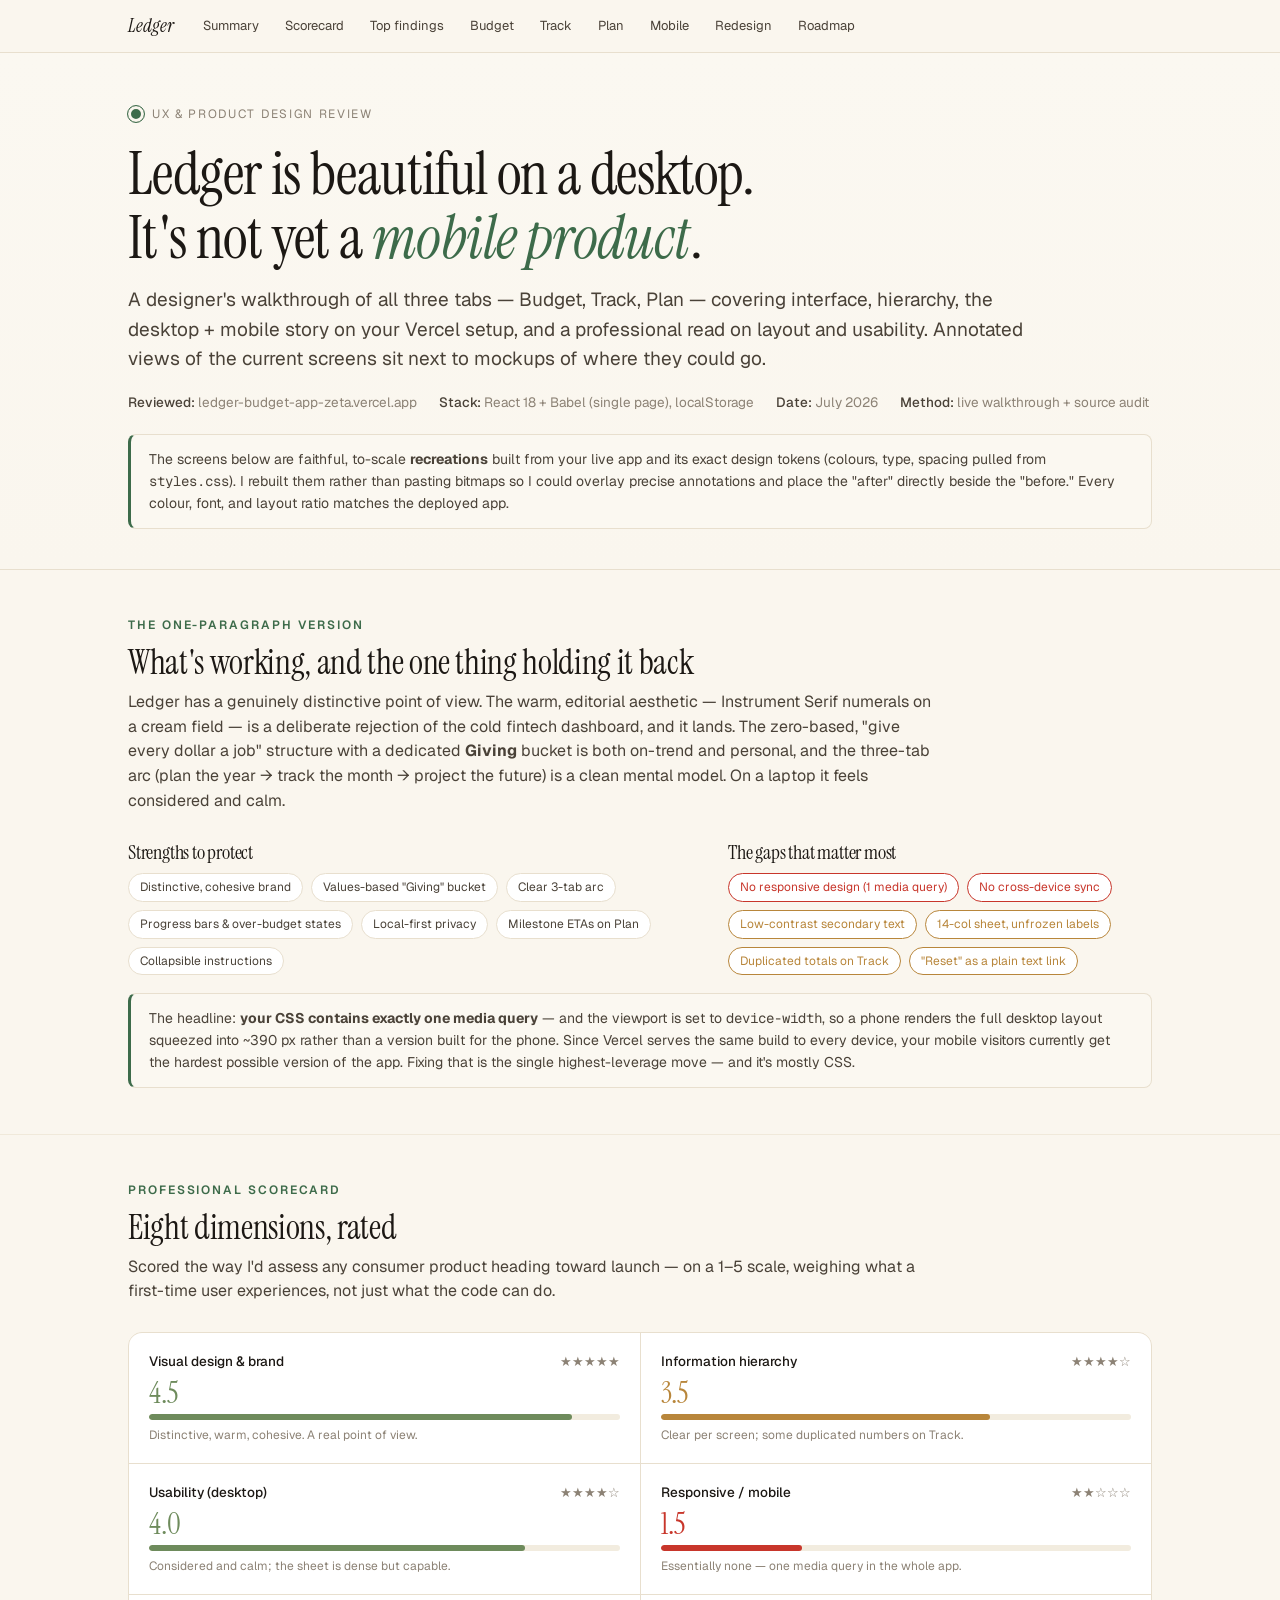
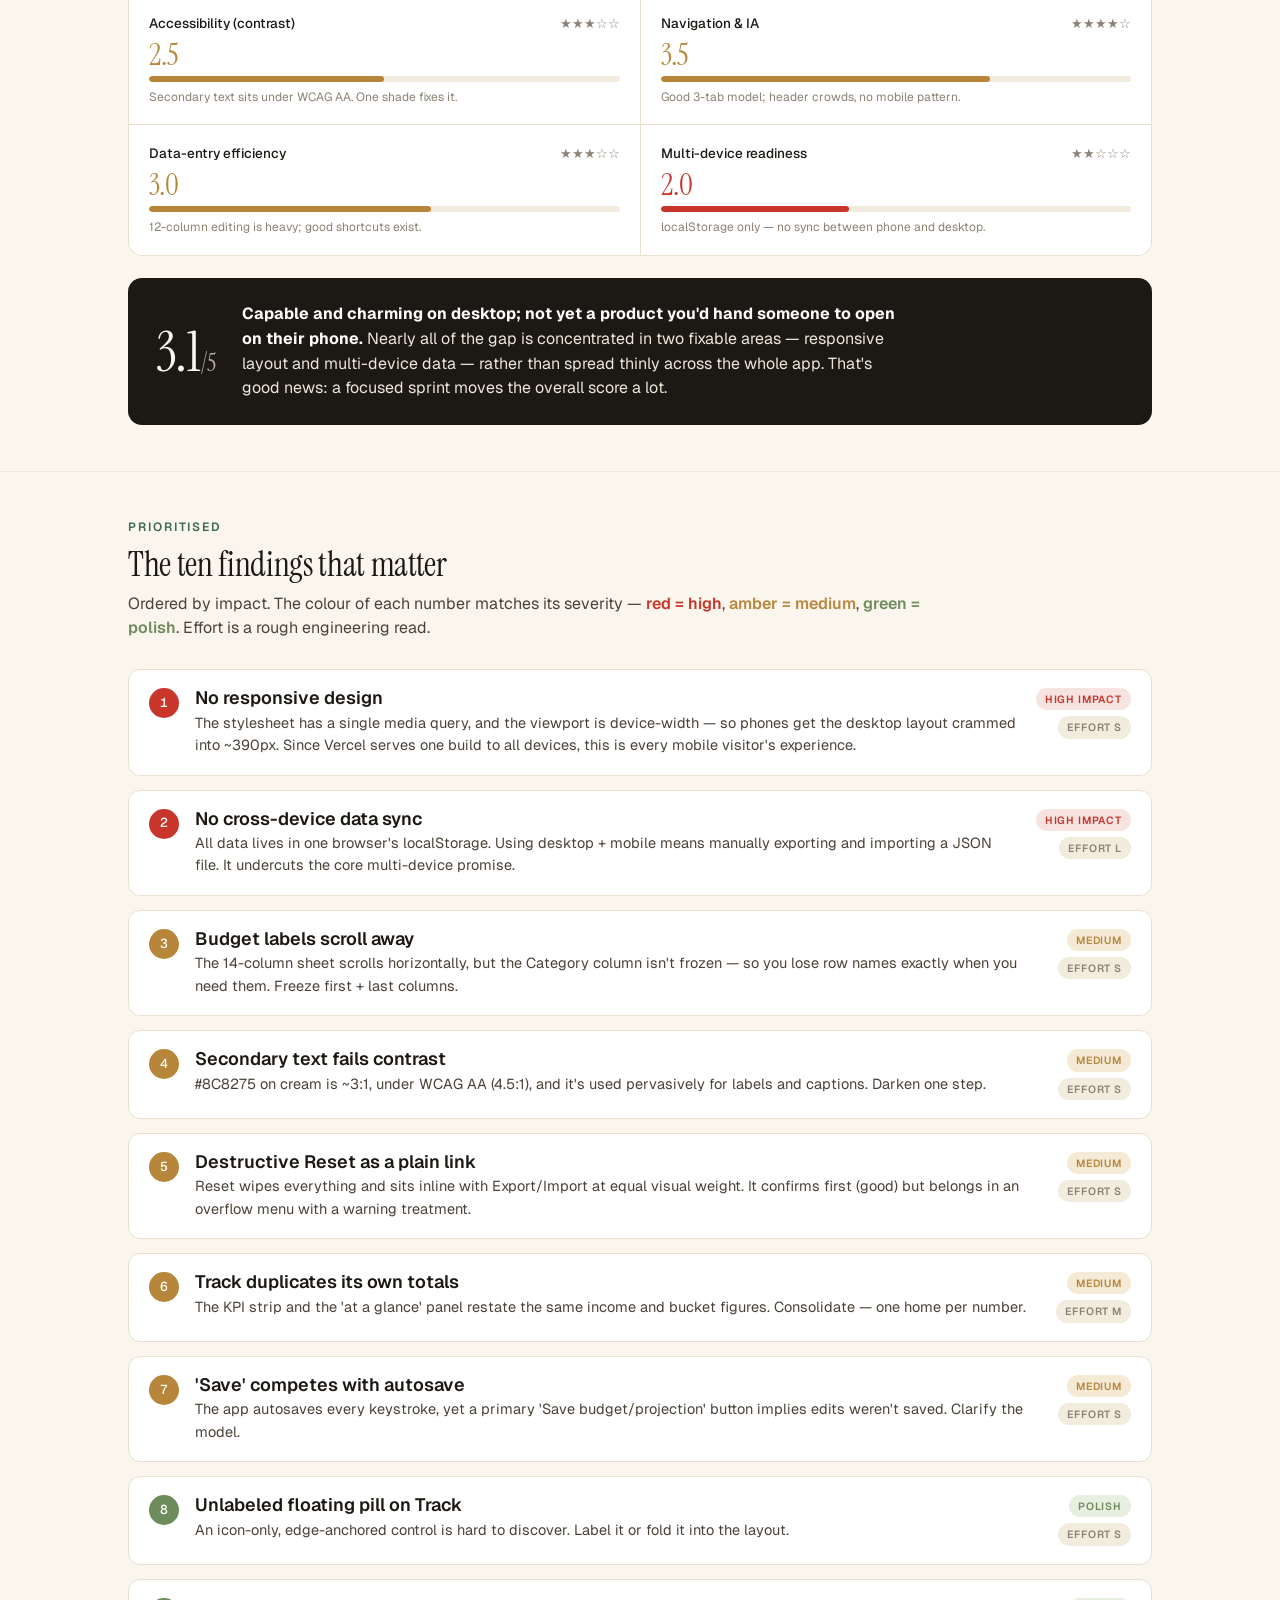
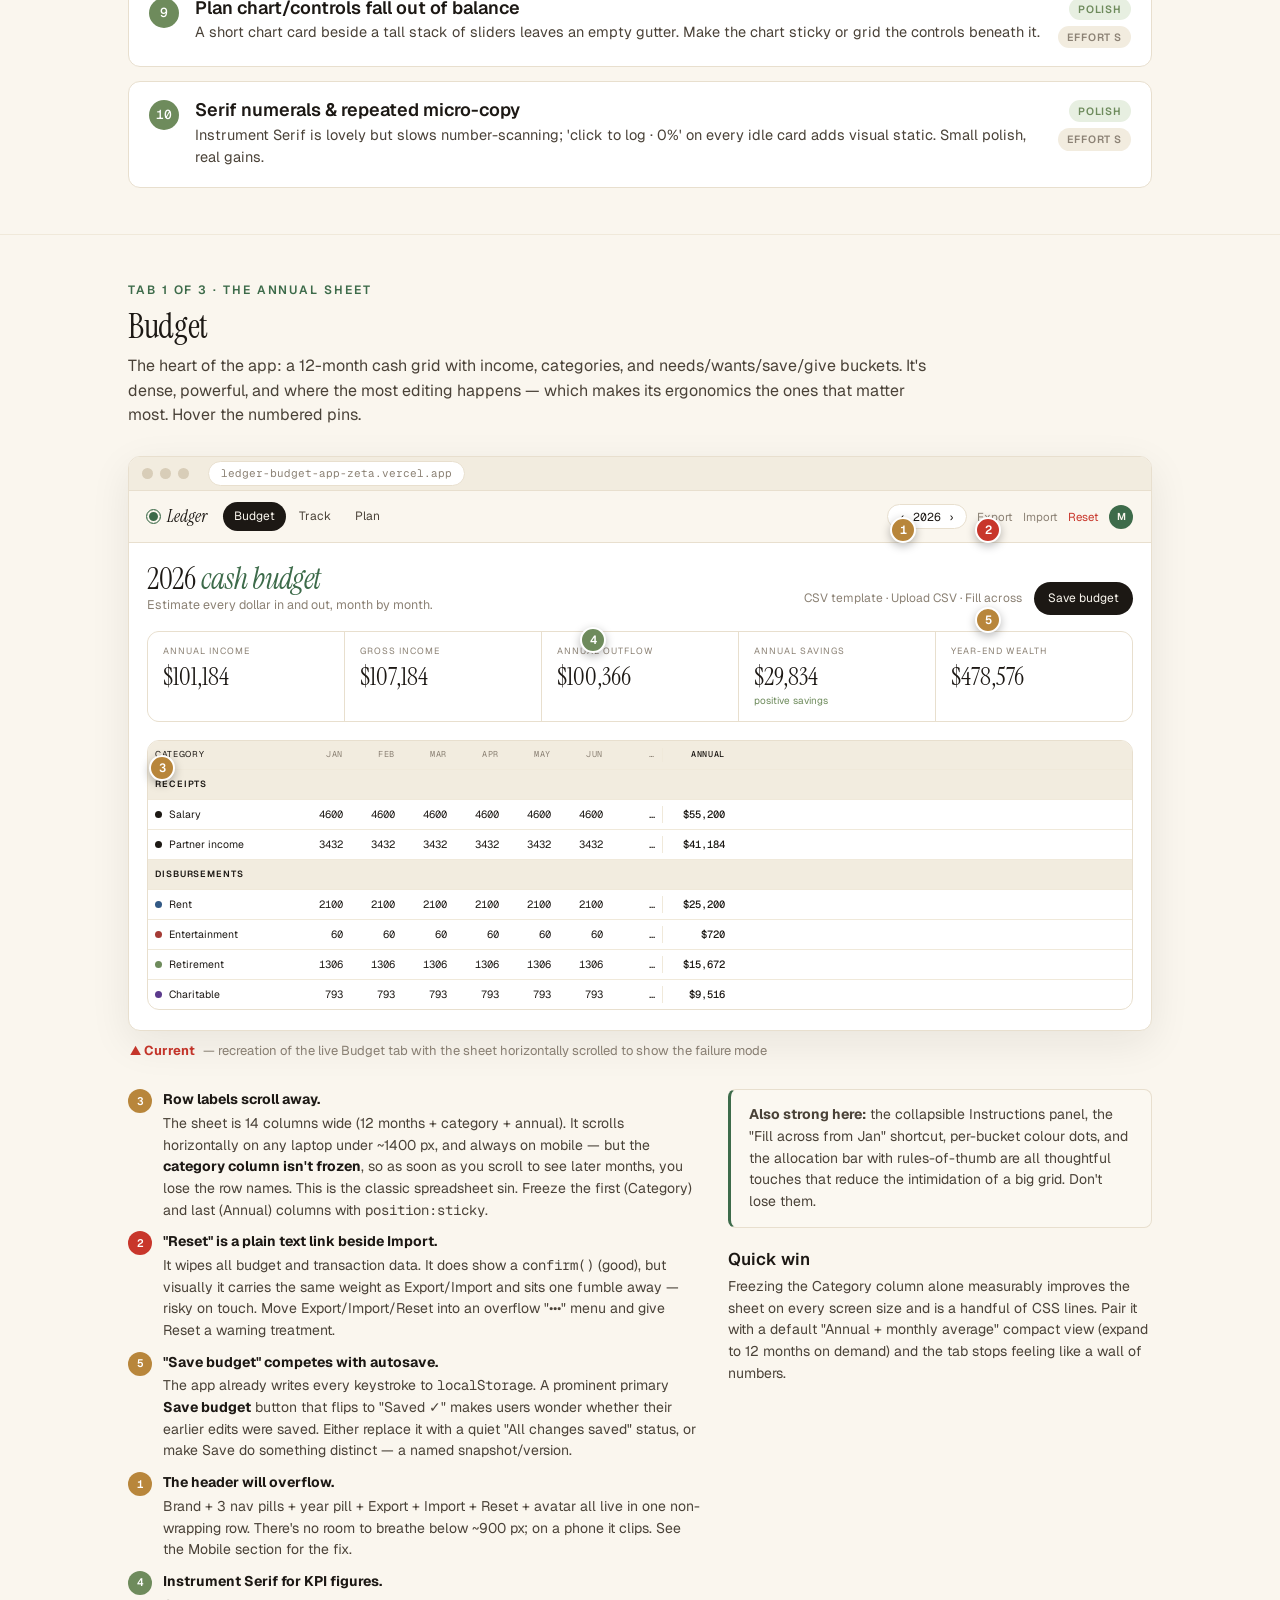
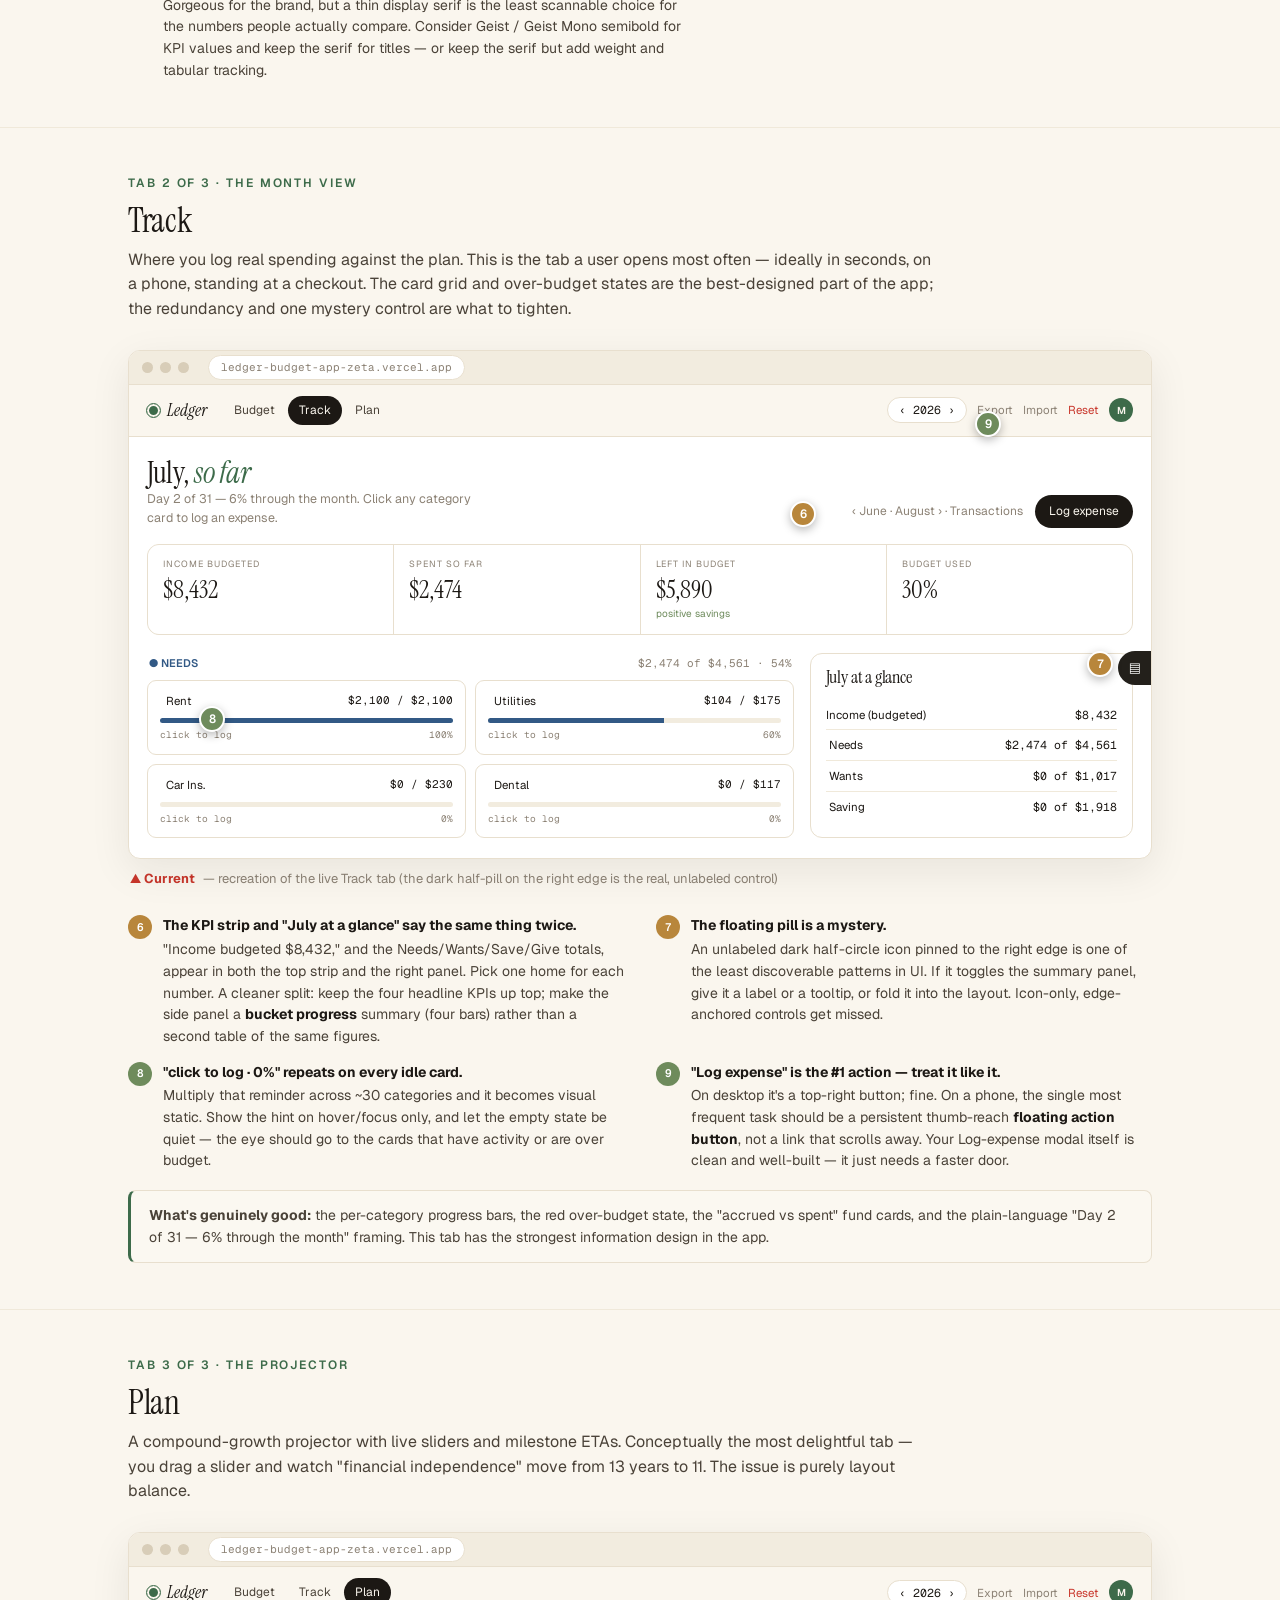
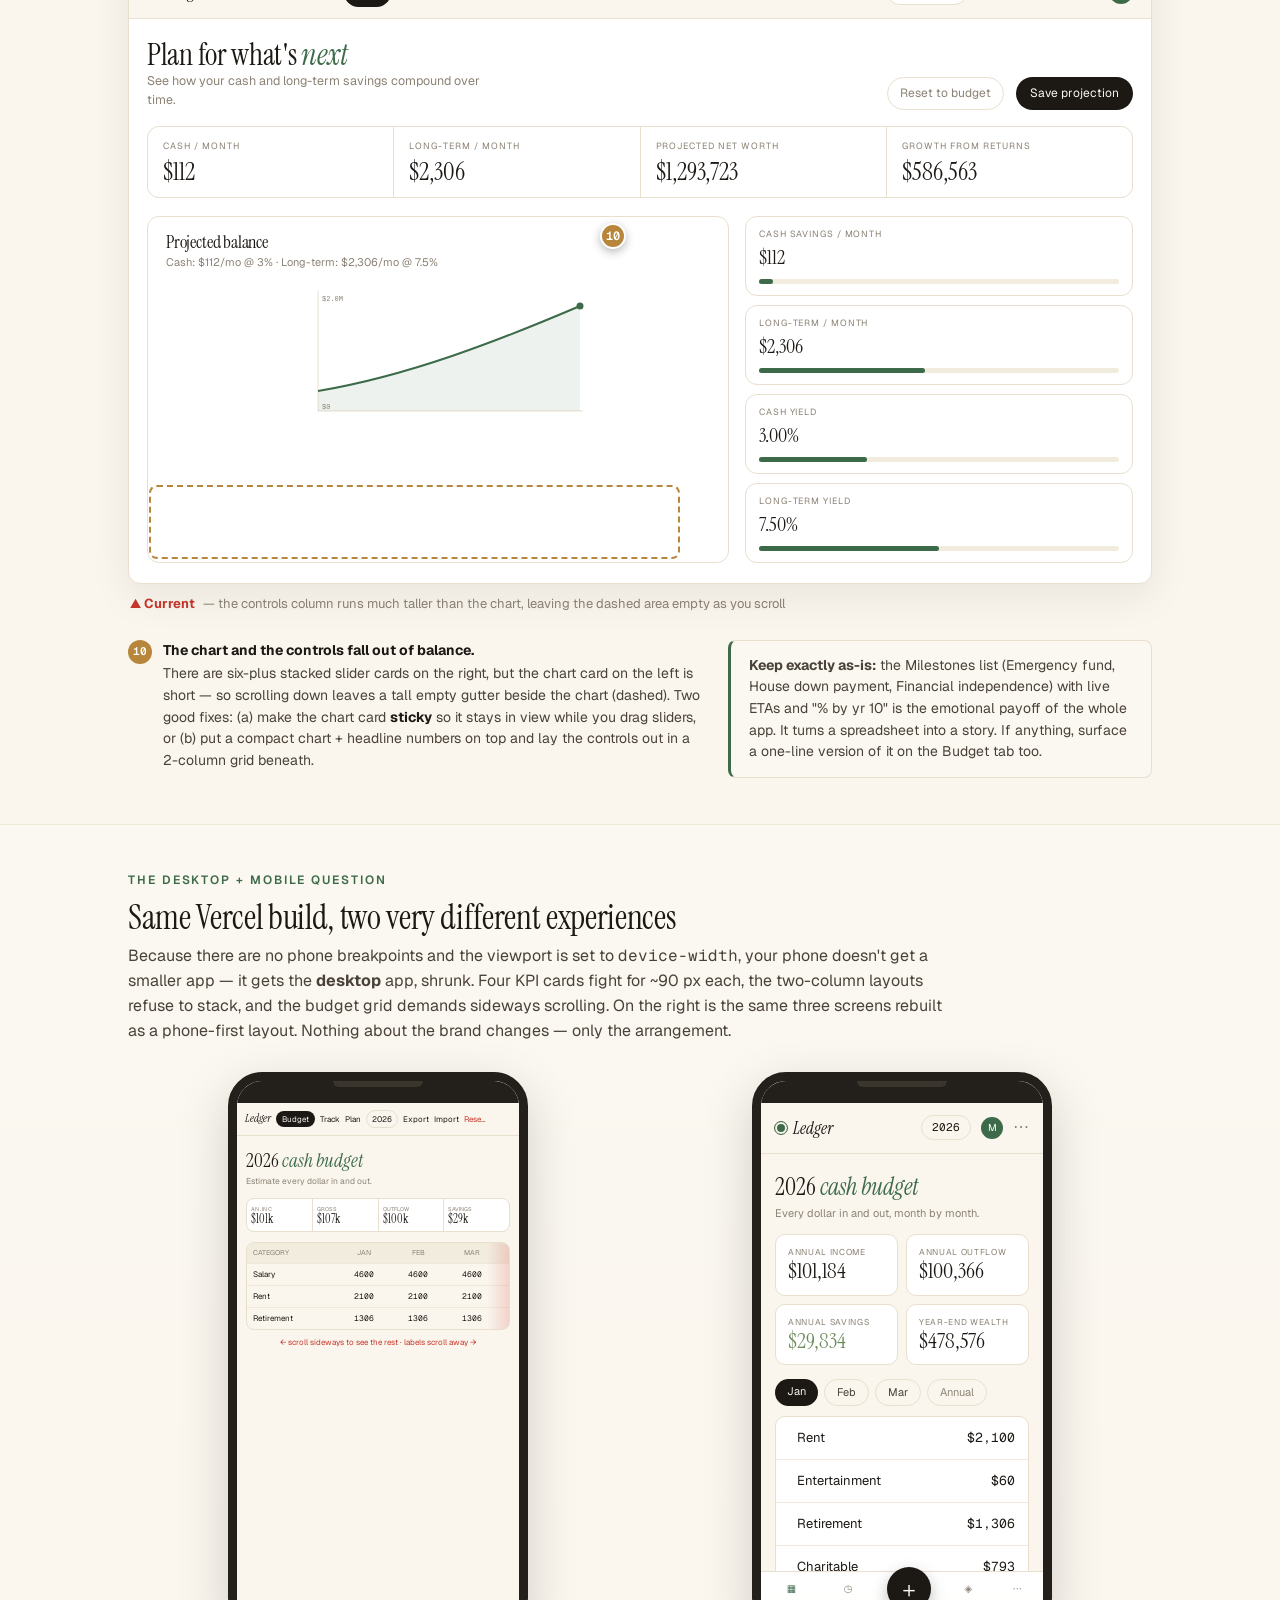
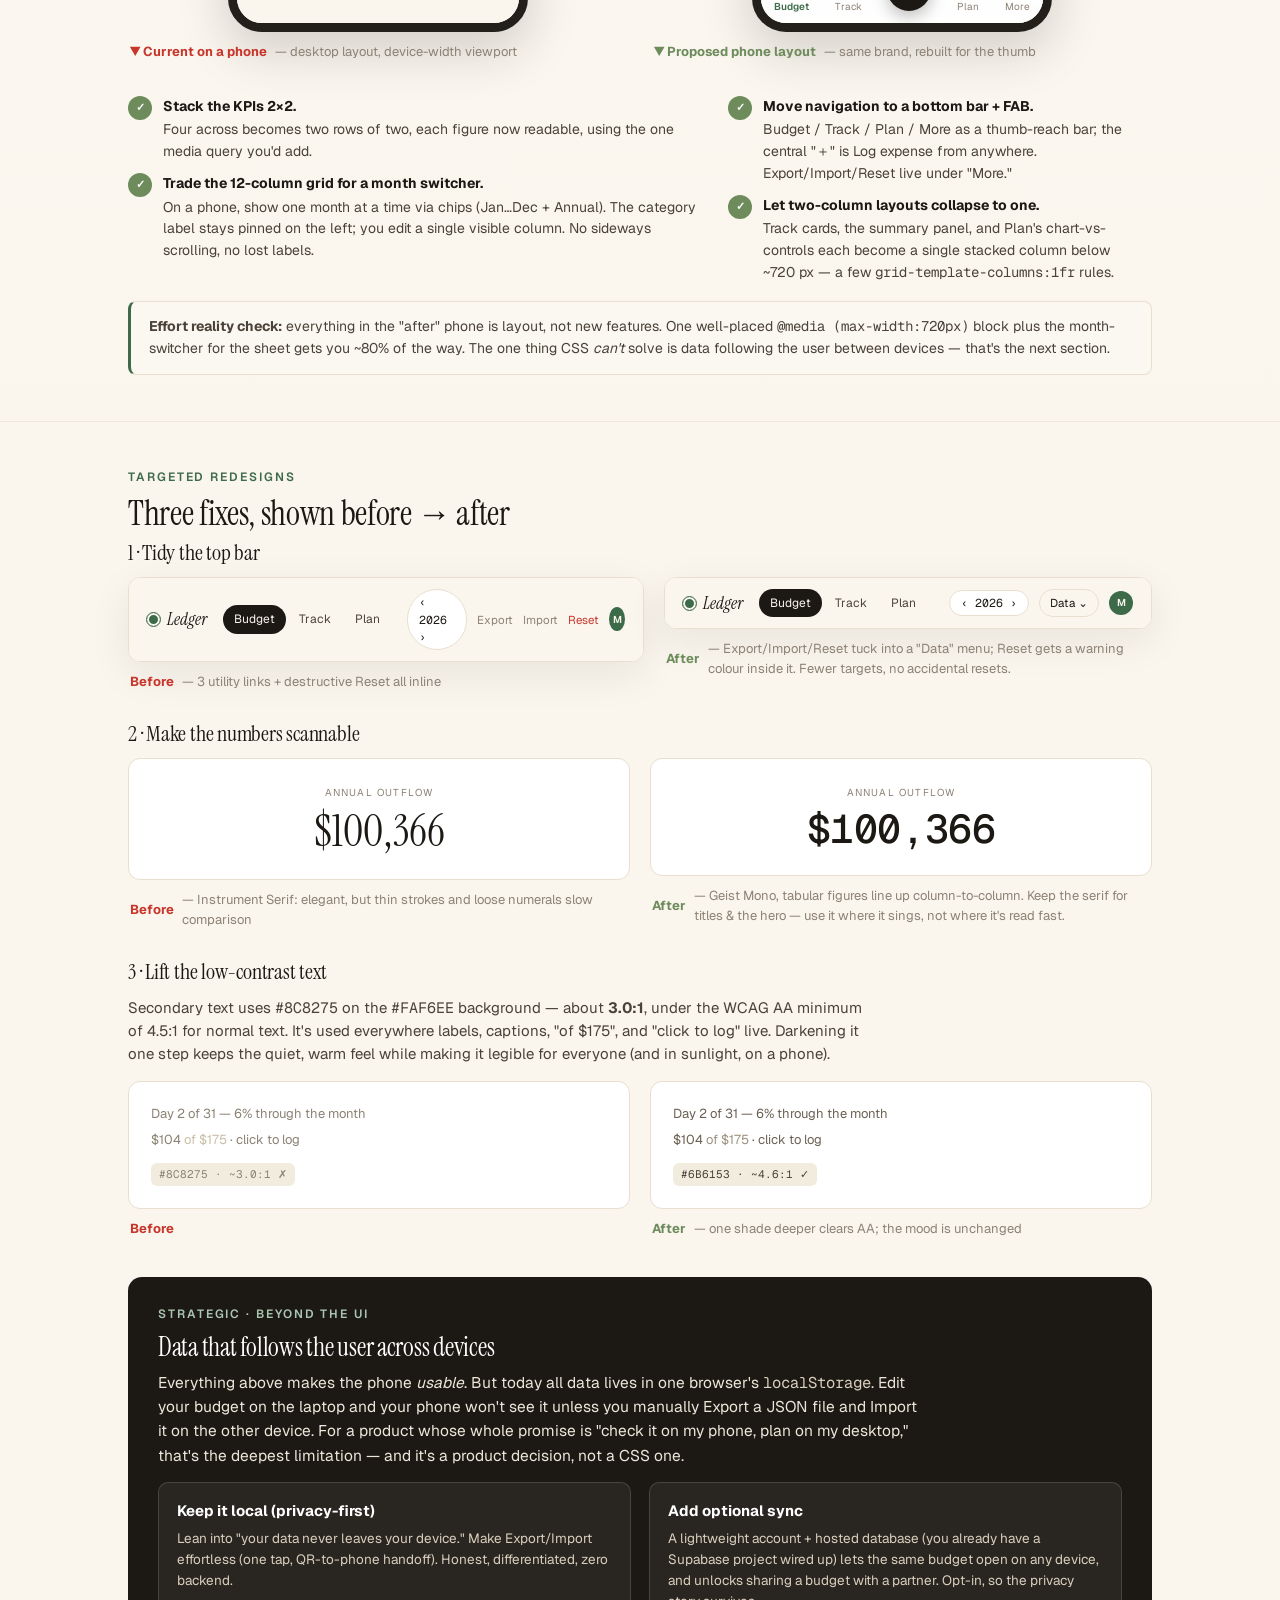
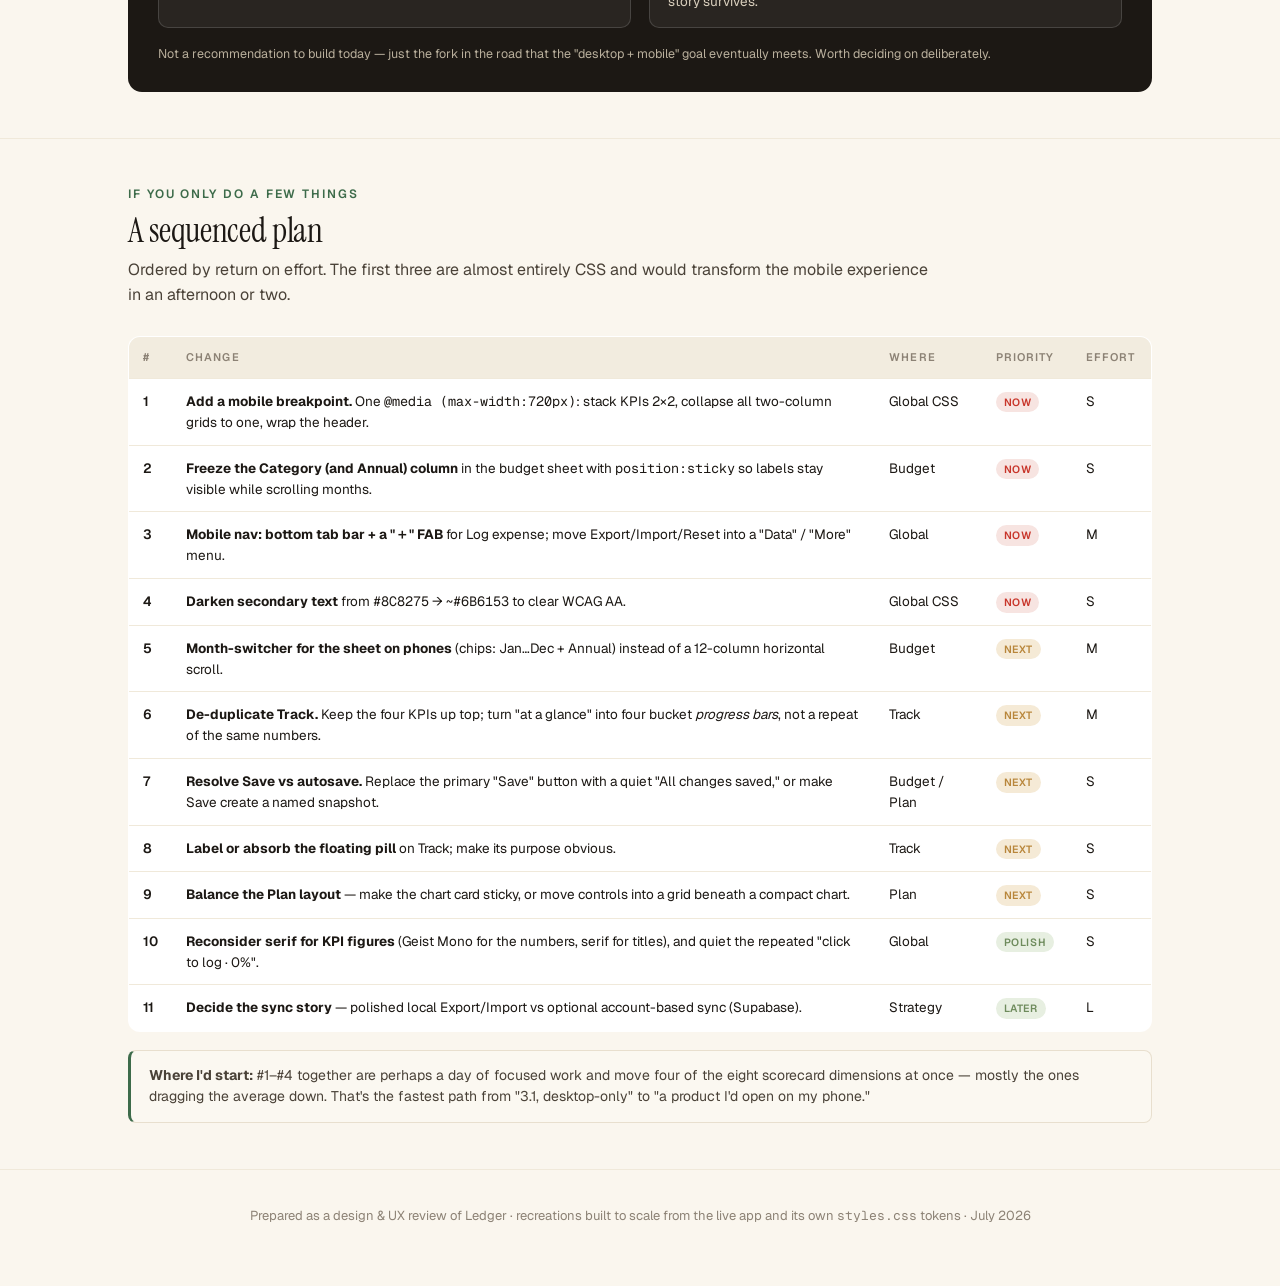
<file: ledger-ux-review.html>
<!DOCTYPE html>
<html lang="en">
<head>
<meta charset="UTF-8">
<meta name="viewport" content="width=device-width, initial-scale=1">
<title>Ledger — UX &amp; Design Review</title>
<link rel="preconnect" href="https://fonts.googleapis.com">
<link rel="preconnect" href="https://fonts.gstatic.com" crossorigin>
<link rel="stylesheet" href="https://fonts.googleapis.com/css2?family=Instrument+Serif:ital@0;1&family=Geist:wght@300;400;500;600;700&family=Geist+Mono:wght@400;500&display=swap">
<style>
:root{
  --bg:#FAF6EE; --bg-soft:#F2ECDF; --surface:#FFFFFF; --ink:#1C1814; --ink-soft:#4A4238;
  --muted:#8C8275; --line:#E8DFCE; --line-soft:#F0E9DA;
  --needs:#325985; --wants:#A43B35; --save:#6E8B5C; --give:#5B3A8C; --accent:#3D6B4A; --warn:#C8362B;
  --hi:#C8362B; --ok:#6E8B5C; --mid:#B8863B;
  --serif:"Instrument Serif","Cormorant Garamond",Georgia,serif;
  --sans:"Geist","Inter",system-ui,-apple-system,sans-serif;
  --mono:"Geist Mono",ui-monospace,"SF Mono",monospace;
}
*{box-sizing:border-box}
html,body{margin:0;padding:0;background:var(--bg);color:var(--ink);font-family:var(--sans);font-size:15px;line-height:1.55;-webkit-font-smoothing:antialiased}
img{max-width:100%}
h1,h2,h3,h4{font-family:var(--serif);font-weight:400;letter-spacing:-0.01em;line-height:1.08}
em{font-style:italic;color:var(--accent)}
a{color:var(--accent)}
.wrap{max-width:1080px;margin:0 auto;padding:0 28px}
.mono{font-family:var(--mono);font-variant-numeric:tabular-nums}

/* ---- top hero ---- */
.hero{border-bottom:1px solid var(--line);padding:52px 0 40px;background:linear-gradient(180deg,#FBF8F1,var(--bg))}
.hero .badge{display:inline-flex;align-items:center;gap:8px;font-size:12px;text-transform:uppercase;letter-spacing:.14em;color:var(--muted);margin-bottom:18px}
.hero .badge .mark{width:16px;height:16px;border-radius:50%;background:var(--accent);box-shadow:inset 0 0 0 3px var(--bg);outline:1px solid var(--accent)}
.hero h1{font-size:60px;margin:0 0 14px}
.hero p.lede{font-size:19px;color:var(--ink-soft);max-width:70ch;margin:0 0 8px}
.hero .meta{color:var(--muted);font-size:13.5px;margin-top:18px;display:flex;flex-wrap:wrap;gap:8px 22px}
.hero .meta b{color:var(--ink-soft);font-weight:500}

/* ---- section rhythm ---- */
section{padding:46px 0;border-bottom:1px solid var(--line-soft)}
.eyebrow{font-size:12px;text-transform:uppercase;letter-spacing:.16em;color:var(--accent);font-weight:600;margin:0 0 10px}
section h2{font-size:34px;margin:0 0 8px}
section .intro{color:var(--ink-soft);max-width:74ch;margin:0 0 28px;font-size:16px}

/* ---- sticky mini-nav ---- */
.tocbar{position:sticky;top:0;z-index:40;background:rgba(250,246,238,.92);backdrop-filter:blur(8px);border-bottom:1px solid var(--line)}
.tocbar .wrap{display:flex;align-items:center;gap:4px;height:52px;overflow-x:auto}
.tocbar .brand{font-family:var(--serif);font-style:italic;font-size:19px;margin-right:14px;white-space:nowrap}
.tocbar a{color:var(--ink-soft);text-decoration:none;font-size:13px;padding:6px 11px;border-radius:999px;white-space:nowrap}
.tocbar a:hover{background:var(--bg-soft);color:var(--ink)}

/* ---- scorecard ---- */
.score-grid{display:grid;grid-template-columns:repeat(2,1fr);gap:1px;background:var(--line);border:1px solid var(--line);border-radius:14px;overflow:hidden}
.score{background:var(--surface);padding:18px 20px;display:flex;flex-direction:column;gap:6px}
.score .top{display:flex;justify-content:space-between;align-items:baseline;gap:10px}
.score .cat{font-size:13.5px;font-weight:500;color:var(--ink)}
.score .stars{font-family:var(--mono);font-size:13px;color:var(--muted);white-space:nowrap}
.score .num{font-family:var(--serif);font-size:30px;line-height:1}
.score .bar{height:6px;border-radius:3px;background:var(--bg-soft);overflow:hidden}
.score .bar>div{height:100%;border-radius:3px}
.score small{color:var(--muted);font-size:12px}
.overall{margin-top:22px;background:var(--ink);color:var(--bg);border-radius:14px;padding:24px 28px;display:flex;align-items:center;gap:26px;flex-wrap:wrap}
.overall .big{font-family:var(--serif);font-size:56px;line-height:1}
.overall .say{font-size:16px;max-width:60ch;color:#EDE7DA}
.overall .say b{color:#fff}

/* ---- finding cards ---- */
.findings{display:grid;gap:14px}
.finding{background:var(--surface);border:1px solid var(--line);border-radius:12px;padding:18px 20px;display:grid;grid-template-columns:auto 1fr auto;gap:16px;align-items:start}
.finding .pin{width:30px;height:30px;border-radius:50%;display:grid;place-items:center;font-family:var(--mono);font-size:13px;font-weight:500;color:#fff;flex:0 0 30px}
.finding h4{font-size:18px;margin:0 0 4px;font-family:var(--sans);font-weight:600;letter-spacing:0}
.finding p{margin:0;color:var(--ink-soft);font-size:14.5px}
.finding .tags{display:flex;flex-direction:column;gap:6px;align-items:flex-end}
.tag{font-size:10.5px;text-transform:uppercase;letter-spacing:.08em;padding:3px 9px;border-radius:999px;white-space:nowrap;font-weight:600}
.tag.hi{background:#F7E4E1;color:var(--hi)}
.tag.mid{background:#F5EAD6;color:var(--mid)}
.tag.low{background:#E7EFE1;color:var(--ok)}
.tag.eff{background:var(--bg-soft);color:var(--muted)}
.pin.hi{background:var(--hi)} .pin.mid{background:var(--mid)} .pin.low{background:var(--ok)}

/* ---- device frames ---- */
.showcase{display:grid;gap:26px}
.browser{border:1px solid var(--line);border-radius:12px;overflow:hidden;background:var(--surface);box-shadow:0 12px 40px rgba(28,24,20,.08)}
.browser .chrome{height:34px;background:var(--bg-soft);border-bottom:1px solid var(--line);display:flex;align-items:center;gap:7px;padding:0 13px}
.browser .chrome i{width:11px;height:11px;border-radius:50%;background:#D8CDB8;display:block}
.browser .chrome .url{margin-left:12px;background:var(--surface);border:1px solid var(--line);border-radius:999px;font-size:11px;color:var(--muted);padding:3px 12px;font-family:var(--mono)}
.frame-cap{font-size:13px;color:var(--muted);margin:10px 2px 0;display:flex;gap:8px;align-items:center}
.frame-cap.before b{color:var(--hi)} .frame-cap.after b{color:var(--ok)}

/* recreation of the app (mini, faithful tokens) */
.app-mini{font-size:12px}
.app-mini .tb{display:flex;align-items:center;gap:16px;padding:11px 18px;border-bottom:1px solid var(--line);background:var(--bg)}
.app-mini .tb .lg{font-family:var(--serif);font-style:italic;font-size:17px;display:flex;align-items:center;gap:7px}
.app-mini .tb .lg .m{width:13px;height:13px;border-radius:50%;background:var(--accent);box-shadow:inset 0 0 0 2px var(--bg);outline:1px solid var(--accent)}
.app-mini .nav{display:flex;gap:2px}
.app-mini .nav span{padding:5px 11px;border-radius:999px;font-size:12px;color:var(--ink-soft)}
.app-mini .nav span.on{background:var(--ink);color:var(--bg)}
.app-mini .tb .rt{margin-left:auto;display:flex;align-items:center;gap:10px;color:var(--muted);font-size:11.5px}
.app-mini .yr{border:1px solid var(--line);border-radius:999px;padding:3px 11px;color:var(--ink);background:var(--surface);font-family:var(--mono)}
.app-mini .av{width:24px;height:24px;border-radius:50%;background:var(--accent);color:var(--bg);display:grid;place-items:center;font-size:10px;font-weight:600}
.app-mini .body{padding:20px 18px}
.app-mini .phead{display:flex;justify-content:space-between;align-items:flex-end;margin-bottom:16px;gap:14px}
.app-mini .phead h3{font-size:30px;margin:0}
.app-mini .phead .sub{color:var(--muted);font-size:12.5px;max-width:44ch}
.app-mini .cta{background:var(--ink);color:var(--bg);border-radius:999px;padding:7px 14px;font-size:12px;white-space:nowrap}
.app-mini .ghostlinks{display:flex;gap:12px;align-items:center;color:var(--muted);font-size:12px}
.kpi-row{display:grid;grid-template-columns:repeat(5,1fr);gap:1px;background:var(--line);border:1px solid var(--line);border-radius:12px;overflow:hidden;margin-bottom:18px}
.kpi-row.four{grid-template-columns:repeat(4,1fr)}
.kpi-c{background:var(--surface);padding:13px 15px}
.kpi-c .l{font-size:9px;text-transform:uppercase;letter-spacing:.11em;color:var(--muted);margin-bottom:5px}
.kpi-c .v{font-family:var(--serif);font-size:25px;line-height:1;font-variant-numeric:tabular-nums}
.kpi-c .d{font-size:10px;color:var(--save);margin-top:4px}
.card{background:var(--surface);border:1px solid var(--line);border-radius:12px;padding:16px 18px}

/* budget sheet mini */
.sheet{border:1px solid var(--line);border-radius:12px;overflow:hidden;background:var(--surface)}
.sheet .scroll{overflow-x:auto}
.srow{display:grid;grid-template-columns:150px repeat(7,52px) 70px;align-items:center;height:30px;border-top:1px solid var(--line-soft);font-family:var(--mono);font-size:10.5px}
.srow.h{background:var(--bg-soft);color:var(--muted);text-transform:uppercase;letter-spacing:.08em;font-size:8.5px;height:28px;border-top:0}
.srow.sec{background:var(--bg-soft);text-transform:uppercase;letter-spacing:.1em;font-size:9px;color:var(--ink);font-family:var(--sans);font-weight:600}
.srow>div{padding:0 7px;text-align:right;white-space:nowrap;overflow:hidden}
.srow>div.nm{text-align:left;font-family:var(--sans);color:var(--ink);display:flex;align-items:center;gap:7px}
.srow>div.an{border-left:1px solid var(--line-soft);font-weight:500;color:var(--ink)}
.srow .bd{width:7px;height:7px;border-radius:50%;flex:0 0 7px}
.bd.needs{background:var(--needs)}.bd.wants{background:var(--wants)}.bd.save{background:var(--save)}.bd.give{background:var(--give)}
.frozen{box-shadow:6px 0 0 -5px rgba(0,0,0,.12)}

/* track cards mini */
.tcards{display:grid;grid-template-columns:1fr 1fr;gap:9px}
.tcard{border:1px solid var(--line);border-radius:9px;padding:11px 12px;background:var(--surface)}
.tcard .r1{display:flex;justify-content:space-between;font-size:11.5px;margin-bottom:8px}
.tcard .r1 .nm{display:flex;align-items:center;gap:6px}
.tcard .r1 .amt{font-family:var(--mono);font-size:11px}
.tcard .pbar{height:5px;border-radius:3px;background:var(--bg-soft);overflow:hidden}
.tcard .pbar>div{height:100%}
.tcard .lo{display:flex;justify-content:space-between;font-family:var(--mono);font-size:9.5px;color:var(--muted);margin-top:5px}

/* annotation overlay */
.anno{position:relative}
.dot-pin{position:absolute;width:26px;height:26px;border-radius:50%;color:#fff;display:grid;place-items:center;font-family:var(--mono);font-size:12px;font-weight:600;border:2px solid var(--surface);box-shadow:0 3px 10px rgba(0,0,0,.28);cursor:pointer;z-index:3;transition:transform .12s}
.dot-pin:hover{transform:scale(1.18)}
.dot-pin.hi{background:var(--hi)} .dot-pin.mid{background:var(--mid)} .dot-pin.low{background:var(--ok)}
.hl{position:absolute;border:2px dashed var(--hi);border-radius:8px;pointer-events:none;z-index:2}
.hl.mid{border-color:var(--mid)} .hl.low{border-color:var(--ok)}

/* callout list beside a figure */
.two{display:grid;grid-template-columns:1.35fr 1fr;gap:28px;align-items:start}
.callouts{display:grid;gap:10px}
.callout{display:grid;grid-template-columns:auto 1fr;gap:11px;align-items:start;font-size:14px}
.callout .n{width:24px;height:24px;border-radius:50%;color:#fff;display:grid;place-items:center;font-family:var(--mono);font-size:11px;font-weight:600;flex:0 0 24px}
.callout .n.hi{background:var(--hi)}.callout .n.mid{background:var(--mid)}.callout .n.low{background:var(--ok)}
.callout b{color:var(--ink)}
.callout p{margin:2px 0 0;color:var(--ink-soft)}

/* before/after toggle */
.ba{display:grid;grid-template-columns:1fr 1fr;gap:24px}
.mob-wrap{display:flex;justify-content:center}
.phone{width:300px;border:9px solid #23201B;border-radius:34px;overflow:hidden;background:var(--surface);box-shadow:0 18px 50px rgba(28,24,20,.18)}
.phone .notch{height:22px;background:#23201B;display:flex;justify-content:center;align-items:flex-start}
.phone .notch i{width:90px;height:6px;border-radius:0 0 8px 8px;background:#3a352d;margin-top:0}
.phone .screen{height:520px;overflow:hidden;position:relative;background:var(--bg)}
.phone .screen.scrollable{overflow-y:auto}

/* recommendation roadmap table */
.road{width:100%;border-collapse:collapse;background:var(--surface);border:1px solid var(--line);border-radius:12px;overflow:hidden}
.road th,.road td{text-align:left;padding:12px 14px;border-bottom:1px solid var(--line-soft);font-size:13.5px;vertical-align:top}
.road th{background:var(--bg-soft);font-family:var(--sans);font-weight:600;font-size:11px;text-transform:uppercase;letter-spacing:.1em;color:var(--muted)}
.road tr:last-child td{border-bottom:0}
.road .p{font-weight:600}
.chip{display:inline-block;font-size:10.5px;font-weight:600;padding:2px 8px;border-radius:999px;text-transform:uppercase;letter-spacing:.06em}
.chip.now{background:#F7E4E1;color:var(--hi)}.chip.next{background:#F5EAD6;color:var(--mid)}.chip.later{background:#E7EFE1;color:var(--ok)}

.note{background:#FBF8F1;border:1px solid var(--line);border-left:3px solid var(--accent);border-radius:8px;padding:14px 18px;font-size:14px;color:var(--ink-soft);margin-top:18px}
.pillrow{display:flex;flex-wrap:wrap;gap:8px;margin:6px 0 0}
.pill{font-size:12px;padding:4px 11px;border-radius:999px;border:1px solid var(--line);background:var(--surface);color:var(--ink-soft)}
.foot{padding:36px 0 60px;color:var(--muted);font-size:13px;text-align:center}

@media (max-width:820px){
  .two,.ba,.score-grid{grid-template-columns:1fr}
  .hero h1{font-size:42px}
  .kpi-row,.kpi-row.four{grid-template-columns:repeat(2,1fr)}
  .finding{grid-template-columns:auto 1fr}
  .finding .tags{grid-column:2;flex-direction:row}
}
</style>
</head>
<body>

<!-- ===== sticky mini nav ===== -->
<div class="tocbar"><div class="wrap">
  <span class="brand">Ledger</span>
  <a href="#summary">Summary</a>
  <a href="#scorecard">Scorecard</a>
  <a href="#top">Top findings</a>
  <a href="#budget">Budget</a>
  <a href="#track">Track</a>
  <a href="#plan">Plan</a>
  <a href="#mobile">Mobile</a>
  <a href="#redesign">Redesign</a>
  <a href="#roadmap">Roadmap</a>
</div></div>

<!-- ===== hero ===== -->
<header class="hero"><div class="wrap">
  <div class="badge"><span class="mark"></span> UX &amp; Product Design Review</div>
  <h1>Ledger is beautiful on a desktop.<br>It's not yet a <em>mobile product</em>.</h1>
  <p class="lede">A designer's walkthrough of all three tabs — Budget, Track, Plan — covering interface, hierarchy, the desktop&nbsp;+&nbsp;mobile story on your Vercel setup, and a professional read on layout and usability. Annotated views of the current screens sit next to mockups of where they could go.</p>
  <div class="meta">
    <span><b>Reviewed:</b> ledger-budget-app-zeta.vercel.app</span>
    <span><b>Stack:</b> React 18 + Babel (single page), localStorage</span>
    <span><b>Date:</b> July 2026</span>
    <span><b>Method:</b> live walkthrough + source audit</span>
  </div>
  <div class="note" style="margin-top:22px">The screens below are faithful, to-scale <b>recreations</b> built from your live app and its exact design tokens (colours, type, spacing pulled from <span class="mono">styles.css</span>). I rebuilt them rather than pasting bitmaps so I could overlay precise annotations and place the "after" directly beside the "before." Every colour, font, and layout ratio matches the deployed app.</div>
</div></header>

<main>

<!-- ===== summary ===== -->
<section id="summary"><div class="wrap">
  <p class="eyebrow">The one-paragraph version</p>
  <h2>What's working, and the one thing holding it back</h2>
  <p class="intro">Ledger has a genuinely distinctive point of view. The warm, editorial aesthetic — Instrument Serif numerals on a cream field — is a deliberate rejection of the cold fintech dashboard, and it lands. The zero-based, "give every dollar a job" structure with a dedicated <b>Giving</b> bucket is both on-trend and personal, and the three-tab arc (plan the year → track the month → project the future) is a clean mental model. On a laptop it feels considered and calm.</p>
  <div class="two">
    <div>
      <h3 style="font-size:20px;margin:0 0 10px">Strengths to protect</h3>
      <div class="pillrow">
        <span class="pill">Distinctive, cohesive brand</span>
        <span class="pill">Values-based "Giving" bucket</span>
        <span class="pill">Clear 3-tab arc</span>
        <span class="pill">Progress bars &amp; over-budget states</span>
        <span class="pill">Local-first privacy</span>
        <span class="pill">Milestone ETAs on Plan</span>
        <span class="pill">Collapsible instructions</span>
      </div>
    </div>
    <div>
      <h3 style="font-size:20px;margin:0 0 10px">The gaps that matter most</h3>
      <div class="pillrow">
        <span class="pill" style="border-color:var(--hi);color:var(--hi)">No responsive design (1 media query)</span>
        <span class="pill" style="border-color:var(--hi);color:var(--hi)">No cross-device sync</span>
        <span class="pill" style="border-color:var(--mid);color:var(--mid)">Low-contrast secondary text</span>
        <span class="pill" style="border-color:var(--mid);color:var(--mid)">14-col sheet, unfrozen labels</span>
        <span class="pill" style="border-color:var(--mid);color:var(--mid)">Duplicated totals on Track</span>
        <span class="pill" style="border-color:var(--mid);color:var(--mid)">"Reset" as a plain text link</span>
      </div>
    </div>
  </div>
  <div class="note">The headline: <b>your CSS contains exactly one media query</b> — and the viewport is set to <span class="mono">device-width</span>, so a phone renders the full desktop layout squeezed into ~390&nbsp;px rather than a version built for the phone. Since Vercel serves the same build to every device, your mobile visitors currently get the hardest possible version of the app. Fixing that is the single highest-leverage move — and it's mostly CSS.</div>
</div></section>

<!-- ===== scorecard ===== -->
<section id="scorecard"><div class="wrap">
  <p class="eyebrow">Professional scorecard</p>
  <h2>Eight dimensions, rated</h2>
  <p class="intro">Scored the way I'd assess any consumer product heading toward launch — on a 1–5 scale, weighing what a first-time user experiences, not just what the code can do.</p>
  <div class="score-grid" id="scoreGrid"></div>
  <div class="overall">
    <div class="big">3.1<span style="font-size:24px;color:#B8AE9B">/5</span></div>
    <div class="say"><b>Capable and charming on desktop; not yet a product you'd hand someone to open on their phone.</b> Nearly all of the gap is concentrated in two fixable areas — responsive layout and multi-device data — rather than spread thinly across the whole app. That's good news: a focused sprint moves the overall score a lot.</div>
  </div>
</div></section>

<!-- ===== top findings ===== -->
<section id="top"><div class="wrap">
  <p class="eyebrow">Prioritised</p>
  <h2>The ten findings that matter</h2>
  <p class="intro">Ordered by impact. The colour of each number matches its severity — <span style="color:var(--hi);font-weight:600">red = high</span>, <span style="color:var(--mid);font-weight:600">amber = medium</span>, <span style="color:var(--ok);font-weight:600">green = polish</span>. Effort is a rough engineering read.</p>
  <div class="findings" id="findingList"></div>
</div></section>

<!-- ===== BUDGET TAB ===== -->
<section id="budget"><div class="wrap">
  <p class="eyebrow">Tab 1 of 3 · The annual sheet</p>
  <h2>Budget</h2>
  <p class="intro">The heart of the app: a 12-month cash grid with income, categories, and needs/wants/save/give buckets. It's dense, powerful, and where the most editing happens — which makes its ergonomics the ones that matter most. Hover the numbered pins.</p>

  <div class="browser anno" id="budgetFig">
    <div class="chrome"><i></i><i></i><i></i><span class="url">ledger-budget-app-zeta.vercel.app</span></div>
    <div class="app-mini">
      <div class="tb">
        <div class="lg"><span class="m"></span> Ledger</div>
        <div class="nav"><span class="on">Budget</span><span>Track</span><span>Plan</span></div>
        <div class="rt"><span class="yr">‹ 2026 ›</span><span>Export</span><span>Import</span><span style="color:var(--warn)">Reset</span><span class="av">M</span></div>
      </div>
      <div class="body">
        <div class="phead">
          <div><h3>2026 <em>cash budget</em></h3><div class="sub">Estimate every dollar in and out, month by month.</div></div>
          <div class="ghostlinks">CSV template · Upload CSV · Fill across <span class="cta">Save budget</span></div>
        </div>
        <div class="kpi-row">
          <div class="kpi-c"><div class="l">Annual income</div><div class="v">$101,184</div></div>
          <div class="kpi-c"><div class="l">Gross income</div><div class="v">$107,184</div></div>
          <div class="kpi-c"><div class="l">Annual outflow</div><div class="v">$100,366</div></div>
          <div class="kpi-c"><div class="l">Annual savings</div><div class="v">$29,834</div><div class="d">positive savings</div></div>
          <div class="kpi-c"><div class="l">Year-end wealth</div><div class="v">$478,576</div></div>
        </div>
        <div class="sheet"><div class="scroll"><div style="min-width:660px">
          <div class="srow h"><div class="nm">Category</div><div>Jan</div><div>Feb</div><div>Mar</div><div>Apr</div><div>May</div><div>Jun</div><div>…</div><div class="an">Annual</div></div>
          <div class="srow sec"><div class="nm">Receipts</div><div></div><div></div><div></div><div></div><div></div><div></div><div></div><div class="an"></div></div>
          <div class="srow"><div class="nm"><span class="bd" style="background:var(--ink)"></span>Salary</div><div>4600</div><div>4600</div><div>4600</div><div>4600</div><div>4600</div><div>4600</div><div>…</div><div class="an">$55,200</div></div>
          <div class="srow"><div class="nm"><span class="bd" style="background:var(--ink)"></span>Partner income</div><div>3432</div><div>3432</div><div>3432</div><div>3432</div><div>3432</div><div>3432</div><div>…</div><div class="an">$41,184</div></div>
          <div class="srow sec"><div class="nm">Disbursements</div><div></div><div></div><div></div><div></div><div></div><div></div><div></div><div class="an"></div></div>
          <div class="srow"><div class="nm"><span class="bd needs"></span>Rent</div><div>2100</div><div>2100</div><div>2100</div><div>2100</div><div>2100</div><div>2100</div><div>…</div><div class="an">$25,200</div></div>
          <div class="srow"><div class="nm"><span class="bd wants"></span>Entertainment</div><div>60</div><div>60</div><div>60</div><div>60</div><div>60</div><div>60</div><div>…</div><div class="an">$720</div></div>
          <div class="srow"><div class="nm"><span class="bd save"></span>Retirement</div><div>1306</div><div>1306</div><div>1306</div><div>1306</div><div>1306</div><div>1306</div><div>…</div><div class="an">$15,672</div></div>
          <div class="srow"><div class="nm"><span class="bd give"></span>Charitable</div><div>793</div><div>793</div><div>793</div><div>793</div><div>793</div><div>793</div><div>…</div><div class="an">$9,516</div></div>
        </div></div></div>
      </div>
    </div>
    <!-- pins -->
    <span class="dot-pin mid" style="left:calc(50% + 250px);top:60px" data-f="Header overflow risk">1</span>
    <span class="dot-pin hi" style="right:150px;top:60px" data-f="Destructive Reset">2</span>
    <span class="dot-pin mid" style="left:20px;top:298px" data-f="Unfrozen labels">3</span>
    <span class="dot-pin low" style="left:calc(50% - 60px);top:170px" data-f="Serif KPI numbers">4</span>
    <span class="dot-pin mid" style="right:150px;top:150px" data-f="Save vs autosave">5</span>
  </div>
  <div class="frame-cap before"><b>▲ Current</b> — recreation of the live Budget tab with the sheet horizontally scrolled to show the failure mode</div>

  <div class="two" style="margin-top:28px">
    <div class="callouts">
      <div class="callout"><span class="n mid">3</span><div><b>Row labels scroll away.</b><p>The sheet is 14 columns wide (12 months + category + annual). It scrolls horizontally on any laptop under ~1400&nbsp;px, and always on mobile — but the <b>category column isn't frozen</b>, so as soon as you scroll to see later months, you lose the row names. This is the classic spreadsheet sin. Freeze the first (Category) and last (Annual) columns with <span class="mono">position:sticky</span>.</p></div></div>
      <div class="callout"><span class="n hi">2</span><div><b>"Reset" is a plain text link beside Import.</b><p>It wipes all budget and transaction data. It does show a <span class="mono">confirm()</span> (good), but visually it carries the same weight as Export/Import and sits one fumble away — risky on touch. Move Export/Import/Reset into an overflow "•••" menu and give Reset a warning treatment.</p></div></div>
      <div class="callout"><span class="n mid">5</span><div><b>"Save budget" competes with autosave.</b><p>The app already writes every keystroke to <span class="mono">localStorage</span>. A prominent primary <b>Save budget</b> button that flips to "Saved ✓" makes users wonder whether their earlier edits were saved. Either replace it with a quiet "All changes saved" status, or make Save do something distinct — a named snapshot/version.</p></div></div>
      <div class="callout"><span class="n mid">1</span><div><b>The header will overflow.</b><p>Brand + 3 nav pills + year pill + Export + Import + Reset + avatar all live in one non-wrapping row. There's no room to breathe below ~900&nbsp;px; on a phone it clips. See the Mobile section for the fix.</p></div></div>
      <div class="callout"><span class="n low">4</span><div><b>Instrument Serif for KPI figures.</b><p>Gorgeous for the brand, but a thin display serif is the least scannable choice for the numbers people actually compare. Consider Geist / Geist&nbsp;Mono semibold for KPI values and keep the serif for titles — or keep the serif but add weight and tabular tracking.</p></div></div>
    </div>
    <div>
      <div class="note" style="margin-top:0"><b>Also strong here:</b> the collapsible Instructions panel, the "Fill across from Jan" shortcut, per-bucket colour dots, and the allocation bar with rules-of-thumb are all thoughtful touches that reduce the intimidation of a big grid. Don't lose them.</div>
      <h4 style="font-size:17px;margin:22px 0 8px;font-family:var(--sans);font-weight:600;letter-spacing:0">Quick win</h4>
      <p style="color:var(--ink-soft);font-size:14px;margin:0">Freezing the Category column alone measurably improves the sheet on every screen size and is a handful of CSS lines. Pair it with a default "Annual + monthly average" compact view (expand to 12 months on demand) and the tab stops feeling like a wall of numbers.</p>
    </div>
  </div>
</div></section>

<!-- ===== TRACK TAB ===== -->
<section id="track"><div class="wrap">
  <p class="eyebrow">Tab 2 of 3 · The month view</p>
  <h2>Track</h2>
  <p class="intro">Where you log real spending against the plan. This is the tab a user opens most often — ideally in seconds, on a phone, standing at a checkout. The card grid and over-budget states are the best-designed part of the app; the redundancy and one mystery control are what to tighten.</p>

  <div class="browser anno" id="trackFig">
    <div class="chrome"><i></i><i></i><i></i><span class="url">ledger-budget-app-zeta.vercel.app</span></div>
    <div class="app-mini">
      <div class="tb">
        <div class="lg"><span class="m"></span> Ledger</div>
        <div class="nav"><span>Budget</span><span class="on">Track</span><span>Plan</span></div>
        <div class="rt"><span class="yr">‹ 2026 ›</span><span>Export</span><span>Import</span><span style="color:var(--warn)">Reset</span><span class="av">M</span></div>
      </div>
      <div class="body">
        <div class="phead">
          <div><h3>July, <em>so far</em></h3><div class="sub">Day 2 of 31 — 6% through the month. Click any category card to log an expense.</div></div>
          <div class="ghostlinks">‹ June · August › · Transactions <span class="cta">Log expense</span></div>
        </div>
        <div class="kpi-row four">
          <div class="kpi-c"><div class="l">Income budgeted</div><div class="v">$8,432</div></div>
          <div class="kpi-c"><div class="l">Spent so far</div><div class="v">$2,474</div></div>
          <div class="kpi-c"><div class="l">Left in budget</div><div class="v">$5,890</div><div class="d">positive savings</div></div>
          <div class="kpi-c"><div class="l">Budget used</div><div class="v">30%</div></div>
        </div>
        <div style="display:grid;grid-template-columns:2fr 1fr;gap:16px">
          <div>
            <div style="display:flex;justify-content:space-between;font-size:11px;color:var(--muted);margin:2px 2px 8px"><span style="color:var(--needs);font-weight:600">● NEEDS</span><span class="mono">$2,474 of $4,561 · 54%</span></div>
            <div class="tcards">
              <div class="tcard"><div class="r1"><span class="nm"><span class="bd needs"></span>Rent</span><span class="amt">$2,100 / $2,100</span></div><div class="pbar"><div style="width:100%;background:var(--needs)"></div></div><div class="lo"><span>click to log</span><span>100%</span></div></div>
              <div class="tcard"><div class="r1"><span class="nm"><span class="bd needs"></span>Utilities</span><span class="amt">$104 / $175</span></div><div class="pbar"><div style="width:60%;background:var(--needs)"></div></div><div class="lo"><span>click to log</span><span>60%</span></div></div>
              <div class="tcard"><div class="r1"><span class="nm"><span class="bd needs"></span>Car Ins.</span><span class="amt">$0 / $230</span></div><div class="pbar"><div style="width:0"></div></div><div class="lo"><span>click to log</span><span>0%</span></div></div>
              <div class="tcard"><div class="r1"><span class="nm"><span class="bd needs"></span>Dental</span><span class="amt">$0 / $117</span></div><div class="pbar"><div style="width:0"></div></div><div class="lo"><span>click to log</span><span>0%</span></div></div>
            </div>
          </div>
          <div class="card" style="padding:14px 15px">
            <h4 style="font-size:18px;margin:0 0 12px">July at a glance</h4>
            <div style="display:flex;justify-content:space-between;font-size:11.5px;padding:6px 0;border-bottom:1px solid var(--line-soft)"><span>Income (budgeted)</span><span class="mono">$8,432</span></div>
            <div style="display:flex;justify-content:space-between;font-size:11.5px;padding:6px 0;border-bottom:1px solid var(--line-soft)"><span><span class="bd needs" style="display:inline-block"></span> Needs</span><span class="mono">$2,474 of $4,561</span></div>
            <div style="display:flex;justify-content:space-between;font-size:11.5px;padding:6px 0;border-bottom:1px solid var(--line-soft)"><span><span class="bd wants" style="display:inline-block"></span> Wants</span><span class="mono">$0 of $1,017</span></div>
            <div style="display:flex;justify-content:space-between;font-size:11.5px;padding:6px 0"><span><span class="bd save" style="display:inline-block"></span> Saving</span><span class="mono">$0 of $1,918</span></div>
          </div>
        </div>
      </div>
    </div>
    <!-- floating pill (real app) -->
    <span style="position:absolute;right:-1px;top:300px;width:34px;height:34px;border-radius:50% 0 0 50%;background:#23201B;display:grid;place-items:center;color:#fff;font-size:13px;z-index:2">▤</span>
    <span class="dot-pin mid" style="left:calc(50% + 150px);top:150px" data-f="Duplicated totals">6</span>
    <span class="dot-pin mid" style="right:38px;top:300px" data-f="Mystery pill">7</span>
    <span class="dot-pin low" style="left:70px;top:355px" data-f="Repeated click-to-log noise">8</span>
    <span class="dot-pin low" style="right:150px;top:60px" data-f="Log expense hard to reach on mobile">9</span>
  </div>
  <div class="frame-cap before"><b>▲ Current</b> — recreation of the live Track tab (the dark half-pill on the right edge is the real, unlabeled control)</div>

  <div class="callouts" style="margin-top:26px;grid-template-columns:1fr 1fr;display:grid;gap:14px 32px">
    <div class="callout"><span class="n mid">6</span><div><b>The KPI strip and "July at a glance" say the same thing twice.</b><p>"Income budgeted $8,432," and the Needs/Wants/Save/Give totals, appear in both the top strip and the right panel. Pick one home for each number. A cleaner split: keep the four headline KPIs up top; make the side panel a <b>bucket progress</b> summary (four bars) rather than a second table of the same figures.</p></div></div>
    <div class="callout"><span class="n mid">7</span><div><b>The floating pill is a mystery.</b><p>An unlabeled dark half-circle icon pinned to the right edge is one of the least discoverable patterns in UI. If it toggles the summary panel, give it a label or a tooltip, or fold it into the layout. Icon-only, edge-anchored controls get missed.</p></div></div>
    <div class="callout"><span class="n low">8</span><div><b>"click to log · 0%" repeats on every idle card.</b><p>Multiply that reminder across ~30 categories and it becomes visual static. Show the hint on hover/focus only, and let the empty state be quiet — the eye should go to the cards that have activity or are over budget.</p></div></div>
    <div class="callout"><span class="n low">9</span><div><b>"Log expense" is the #1 action — treat it like it.</b><p>On desktop it's a top-right button; fine. On a phone, the single most frequent task should be a persistent thumb-reach <b>floating action button</b>, not a link that scrolls away. Your Log-expense modal itself is clean and well-built — it just needs a faster door.</p></div></div>
  </div>
  <div class="note"><b>What's genuinely good:</b> the per-category progress bars, the red over-budget state, the "accrued vs spent" fund cards, and the plain-language "Day 2 of 31 — 6% through the month" framing. This tab has the strongest information design in the app.</div>
</div></section>

<!-- ===== PLAN TAB ===== -->
<section id="plan"><div class="wrap">
  <p class="eyebrow">Tab 3 of 3 · The projector</p>
  <h2>Plan</h2>
  <p class="intro">A compound-growth projector with live sliders and milestone ETAs. Conceptually the most delightful tab — you drag a slider and watch "financial independence" move from 13 years to 11. The issue is purely layout balance.</p>

  <div class="browser anno" id="planFig">
    <div class="chrome"><i></i><i></i><i></i><span class="url">ledger-budget-app-zeta.vercel.app</span></div>
    <div class="app-mini">
      <div class="tb">
        <div class="lg"><span class="m"></span> Ledger</div>
        <div class="nav"><span>Budget</span><span>Track</span><span class="on">Plan</span></div>
        <div class="rt"><span class="yr">‹ 2026 ›</span><span>Export</span><span>Import</span><span style="color:var(--warn)">Reset</span><span class="av">M</span></div>
      </div>
      <div class="body">
        <div class="phead">
          <div><h3>Plan for what's <em>next</em></h3><div class="sub">See how your cash and long-term savings compound over time.</div></div>
          <div class="ghostlinks"><span style="border:1px solid var(--line);border-radius:999px;padding:6px 12px">Reset to budget</span><span class="cta">Save projection</span></div>
        </div>
        <div class="kpi-row four">
          <div class="kpi-c"><div class="l">Cash / month</div><div class="v">$112</div></div>
          <div class="kpi-c"><div class="l">Long-term / month</div><div class="v">$2,306</div></div>
          <div class="kpi-c"><div class="l">Projected net worth</div><div class="v">$1,293,723</div></div>
          <div class="kpi-c"><div class="l">Growth from returns</div><div class="v">$586,563</div></div>
        </div>
        <div style="display:grid;grid-template-columns:1.5fr 1fr;gap:16px">
          <div class="card">
            <h4 style="font-size:18px;margin:0 0 2px">Projected balance</h4>
            <div style="color:var(--muted);font-size:11px;margin-bottom:10px">Cash: $112/mo @ 3% · Long-term: $2,306/mo @ 7.5%</div>
            <svg viewBox="0 0 300 150" style="width:100%;height:150px">
              <line x1="30" y1="10" x2="30" y2="130" stroke="var(--line)"/>
              <line x1="30" y1="130" x2="295" y2="130" stroke="var(--line)"/>
              <path d="M30,110 C120,95 210,60 292,25" fill="none" stroke="var(--accent)" stroke-width="2"/>
              <path d="M30,110 C120,95 210,60 292,25 L292,130 L30,130 Z" fill="var(--accent)" opacity="0.09"/>
              <circle cx="292" cy="25" r="3.5" fill="var(--accent)"/>
              <text x="34" y="20" font-size="7" fill="var(--muted)" font-family="monospace">$2.0M</text>
              <text x="34" y="128" font-size="7" fill="var(--muted)" font-family="monospace">$0</text>
            </svg>
            <div style="height:70px"></div>
          </div>
          <div style="display:grid;gap:9px">
            <div class="card" style="padding:11px 13px"><div style="font-size:9px;text-transform:uppercase;letter-spacing:.1em;color:var(--muted)">Cash savings / month</div><div style="font-family:var(--serif);font-size:20px">$112</div><div style="height:5px;background:var(--bg-soft);border-radius:3px;margin-top:6px"><div style="width:4%;height:100%;background:var(--accent);border-radius:3px"></div></div></div>
            <div class="card" style="padding:11px 13px"><div style="font-size:9px;text-transform:uppercase;letter-spacing:.1em;color:var(--muted)">Long-term / month</div><div style="font-family:var(--serif);font-size:20px">$2,306</div><div style="height:5px;background:var(--bg-soft);border-radius:3px;margin-top:6px"><div style="width:46%;height:100%;background:var(--accent);border-radius:3px"></div></div></div>
            <div class="card" style="padding:11px 13px"><div style="font-size:9px;text-transform:uppercase;letter-spacing:.1em;color:var(--muted)">Cash yield</div><div style="font-family:var(--serif);font-size:20px">3.00%</div><div style="height:5px;background:var(--bg-soft);border-radius:3px;margin-top:6px"><div style="width:30%;height:100%;background:var(--accent);border-radius:3px"></div></div></div>
            <div class="card" style="padding:11px 13px"><div style="font-size:9px;text-transform:uppercase;letter-spacing:.1em;color:var(--muted)">Long-term yield</div><div style="font-family:var(--serif);font-size:20px">7.50%</div><div style="height:5px;background:var(--bg-soft);border-radius:3px;margin-top:6px"><div style="width:50%;height:100%;background:var(--accent);border-radius:3px"></div></div></div>
          </div>
        </div>
      </div>
    </div>
    <span class="dot-pin mid" style="left:calc(50% - 40px);top:290px" data-f="Chart/controls imbalance">10</span>
    <span class="hl mid" style="left:20px;bottom:24px;width:52%;height:74px"></span>
  </div>
  <div class="frame-cap before"><b>▲ Current</b> — the controls column runs much taller than the chart, leaving the dashed area empty as you scroll</div>

  <div class="two" style="margin-top:26px">
    <div class="callouts">
      <div class="callout"><span class="n mid">10</span><div><b>The chart and the controls fall out of balance.</b><p>There are six-plus stacked slider cards on the right, but the chart card on the left is short — so scrolling down leaves a tall empty gutter beside the chart (dashed). Two good fixes: (a) make the chart card <b>sticky</b> so it stays in view while you drag sliders, or (b) put a compact chart + headline numbers on top and lay the controls out in a 2-column grid beneath.</p></div></div>
    </div>
    <div>
      <div class="note" style="margin-top:0"><b>Keep exactly as-is:</b> the Milestones list (Emergency fund, House down payment, Financial independence) with live ETAs and "% by yr 10" is the emotional payoff of the whole app. It turns a spreadsheet into a story. If anything, surface a one-line version of it on the Budget tab too.</div>
    </div>
  </div>
</div></section>

<!-- ===== MOBILE ===== -->
<section id="mobile" style="background:linear-gradient(180deg,#FBF8F1,var(--bg))"><div class="wrap">
  <p class="eyebrow">The desktop + mobile question</p>
  <h2>Same Vercel build, two very different experiences</h2>
  <p class="intro">Because there are no phone breakpoints and the viewport is set to <span class="mono">device-width</span>, your phone doesn't get a smaller app — it gets the <b>desktop</b> app, shrunk. Four KPI cards fight for ~90&nbsp;px each, the two-column layouts refuse to stack, and the budget grid demands sideways scrolling. On the right is the same three screens rebuilt as a phone-first layout. Nothing about the brand changes — only the arrangement.</p>

  <div class="ba">
    <div>
      <div class="mob-wrap"><div class="phone">
        <div class="notch"><i></i></div>
        <div class="screen">
          <!-- crammed desktop header -->
          <div style="display:flex;align-items:center;gap:5px;padding:7px 8px;border-bottom:1px solid var(--line);font-size:8px;white-space:nowrap;overflow:hidden">
            <span style="font-family:var(--serif);font-style:italic;font-size:11px">Ledger</span>
            <span style="background:var(--ink);color:var(--bg);border-radius:999px;padding:2px 6px">Budget</span>
            <span>Track</span><span>Plan</span>
            <span style="border:1px solid var(--line);border-radius:999px;padding:2px 5px">2026</span>
            <span>Export</span><span>Import</span><span style="color:var(--warn)">Rese…</span>
          </div>
          <div style="padding:10px 9px">
            <div style="font-family:var(--serif);font-size:19px">2026 <em>cash budget</em></div>
            <div style="color:var(--muted);font-size:8.5px;margin-bottom:9px">Estimate every dollar in and out.</div>
            <!-- 4 tiny kpis -->
            <div style="display:grid;grid-template-columns:repeat(4,1fr);gap:1px;background:var(--line);border:1px solid var(--line);border-radius:8px;overflow:hidden;margin-bottom:10px">
              <div style="background:#fff;padding:6px 4px"><div style="font-size:5.5px;text-transform:uppercase;color:var(--muted);letter-spacing:.05em">An. inc</div><div style="font-family:var(--serif);font-size:12px;line-height:1">$101k</div></div>
              <div style="background:#fff;padding:6px 4px"><div style="font-size:5.5px;text-transform:uppercase;color:var(--muted)">Gross</div><div style="font-family:var(--serif);font-size:12px;line-height:1">$107k</div></div>
              <div style="background:#fff;padding:6px 4px"><div style="font-size:5.5px;text-transform:uppercase;color:var(--muted)">Outflow</div><div style="font-family:var(--serif);font-size:12px;line-height:1">$100k</div></div>
              <div style="background:#fff;padding:6px 4px"><div style="font-size:5.5px;text-transform:uppercase;color:var(--muted)">Savings</div><div style="font-family:var(--serif);font-size:12px;line-height:1">$29k</div></div>
            </div>
            <!-- sheet overflowing to the right -->
            <div style="border:1px solid var(--line);border-radius:8px;overflow:hidden;position:relative">
              <div style="overflow:hidden">
                <div style="min-width:520px">
                  <div style="display:grid;grid-template-columns:90px repeat(7,54px) 60px;background:var(--bg-soft);font-size:7px;color:var(--muted);height:20px;align-items:center;text-transform:uppercase"><div style="padding-left:6px">Category</div><div style="text-align:center">Jan</div><div style="text-align:center">Feb</div><div style="text-align:center">Mar</div><div style="text-align:center">Apr</div><div style="text-align:center">May</div><div style="text-align:center">Jun</div><div style="text-align:center">Jul</div><div style="text-align:right;padding-right:5px">Annual</div></div>
                  <div style="display:grid;grid-template-columns:90px repeat(7,54px) 60px;font-family:var(--mono);font-size:8px;height:22px;align-items:center;border-top:1px solid var(--line-soft)"><div style="padding-left:6px;font-family:var(--sans)">Salary</div><div style="text-align:center">4600</div><div style="text-align:center">4600</div><div style="text-align:center">4600</div><div style="text-align:center">4600</div><div style="text-align:center">4600</div><div style="text-align:center">4600</div><div style="text-align:center">4600</div><div style="text-align:right;padding-right:5px">$55k</div></div>
                  <div style="display:grid;grid-template-columns:90px repeat(7,54px) 60px;font-family:var(--mono);font-size:8px;height:22px;align-items:center;border-top:1px solid var(--line-soft)"><div style="padding-left:6px;font-family:var(--sans)">Rent</div><div style="text-align:center">2100</div><div style="text-align:center">2100</div><div style="text-align:center">2100</div><div style="text-align:center">2100</div><div style="text-align:center">2100</div><div style="text-align:center">2100</div><div style="text-align:center">2100</div><div style="text-align:right;padding-right:5px">$25k</div></div>
                  <div style="display:grid;grid-template-columns:90px repeat(7,54px) 60px;font-family:var(--mono);font-size:8px;height:22px;align-items:center;border-top:1px solid var(--line-soft)"><div style="padding-left:6px;font-family:var(--sans)">Retirement</div><div style="text-align:center">1306</div><div style="text-align:center">1306</div><div style="text-align:center">1306</div><div style="text-align:center">1306</div><div style="text-align:center">1306</div><div style="text-align:center">1306</div><div style="text-align:center">1306</div><div style="text-align:right;padding-right:5px">$15k</div></div>
                </div>
              </div>
              <div style="position:absolute;top:0;right:0;bottom:0;width:22px;background:linear-gradient(90deg,transparent,rgba(200,54,43,.18))"></div>
            </div>
            <div style="font-size:8px;color:var(--warn);margin-top:6px;text-align:center">← scroll sideways to see the rest · labels scroll away →</div>
          </div>
        </div>
      </div></div>
      <div class="frame-cap before"><b>▼ Current on a phone</b> — desktop layout, device-width viewport</div>
    </div>

    <div>
      <div class="mob-wrap"><div class="phone">
        <div class="notch"><i></i></div>
        <div class="screen scrollable" style="padding-bottom:56px">
          <!-- clean mobile header -->
          <div style="display:flex;align-items:center;justify-content:space-between;padding:12px 14px;border-bottom:1px solid var(--line)">
            <span style="font-family:var(--serif);font-style:italic;font-size:17px;display:flex;align-items:center;gap:6px"><span style="width:12px;height:12px;border-radius:50%;background:var(--accent);box-shadow:inset 0 0 0 2px var(--bg);outline:1px solid var(--accent)"></span>Ledger</span>
            <div style="display:flex;align-items:center;gap:10px"><span style="border:1px solid var(--line);border-radius:999px;padding:3px 10px;font-size:11px;font-family:var(--mono)">2026</span><span style="width:22px;height:22px;border-radius:50%;background:var(--accent);color:#fff;display:grid;place-items:center;font-size:10px">M</span><span style="color:var(--muted);font-size:16px">⋯</span></div>
          </div>
          <div style="padding:14px 14px">
            <div style="font-family:var(--serif);font-size:24px">2026 <em>cash budget</em></div>
            <div style="color:var(--muted);font-size:11px;margin-bottom:12px">Every dollar in and out, month by month.</div>
            <!-- 2x2 kpis, roomy -->
            <div style="display:grid;grid-template-columns:1fr 1fr;gap:8px;margin-bottom:14px">
              <div style="border:1px solid var(--line);border-radius:10px;background:#fff;padding:11px 12px"><div style="font-size:8.5px;text-transform:uppercase;letter-spacing:.08em;color:var(--muted)">Annual income</div><div style="font-family:var(--serif);font-size:22px;line-height:1.1">$101,184</div></div>
              <div style="border:1px solid var(--line);border-radius:10px;background:#fff;padding:11px 12px"><div style="font-size:8.5px;text-transform:uppercase;letter-spacing:.08em;color:var(--muted)">Annual outflow</div><div style="font-family:var(--serif);font-size:22px;line-height:1.1">$100,366</div></div>
              <div style="border:1px solid var(--line);border-radius:10px;background:#fff;padding:11px 12px"><div style="font-size:8.5px;text-transform:uppercase;letter-spacing:.08em;color:var(--muted)">Annual savings</div><div style="font-family:var(--serif);font-size:22px;line-height:1.1;color:var(--save)">$29,834</div></div>
              <div style="border:1px solid var(--line);border-radius:10px;background:#fff;padding:11px 12px"><div style="font-size:8.5px;text-transform:uppercase;letter-spacing:.08em;color:var(--muted)">Year-end wealth</div><div style="font-family:var(--serif);font-size:22px;line-height:1.1">$478,576</div></div>
            </div>
            <!-- month chips instead of 12 cols -->
            <div style="display:flex;gap:6px;overflow:hidden;margin-bottom:10px"><span style="background:var(--ink);color:var(--bg);border-radius:999px;padding:4px 12px;font-size:11px">Jan</span><span style="border:1px solid var(--line);border-radius:999px;padding:4px 12px;font-size:11px;color:var(--ink-soft)">Feb</span><span style="border:1px solid var(--line);border-radius:999px;padding:4px 12px;font-size:11px;color:var(--ink-soft)">Mar</span><span style="border:1px solid var(--line);border-radius:999px;padding:4px 12px;font-size:11px;color:var(--muted)">Annual</span></div>
            <!-- category rows: one month at a time, label always visible -->
            <div style="border:1px solid var(--line);border-radius:10px;background:#fff;overflow:hidden">
              <div style="display:flex;justify-content:space-between;align-items:center;padding:11px 13px;border-bottom:1px solid var(--line-soft)"><span style="display:flex;align-items:center;gap:8px;font-size:13px"><span class="bd needs"></span>Rent</span><span style="font-family:var(--mono);font-size:13px">$2,100</span></div>
              <div style="display:flex;justify-content:space-between;align-items:center;padding:11px 13px;border-bottom:1px solid var(--line-soft)"><span style="display:flex;align-items:center;gap:8px;font-size:13px"><span class="bd wants"></span>Entertainment</span><span style="font-family:var(--mono);font-size:13px">$60</span></div>
              <div style="display:flex;justify-content:space-between;align-items:center;padding:11px 13px;border-bottom:1px solid var(--line-soft)"><span style="display:flex;align-items:center;gap:8px;font-size:13px"><span class="bd save"></span>Retirement</span><span style="font-family:var(--mono);font-size:13px">$1,306</span></div>
              <div style="display:flex;justify-content:space-between;align-items:center;padding:11px 13px"><span style="display:flex;align-items:center;gap:8px;font-size:13px"><span class="bd give"></span>Charitable</span><span style="font-family:var(--mono);font-size:13px">$793</span></div>
            </div>
            <div style="font-size:10.5px;color:var(--muted);margin-top:8px;text-align:center">Tap a month chip to edit it · labels never scroll away</div>
          </div>
          <!-- bottom tab bar -->
          <div style="position:absolute;left:0;right:0;bottom:0;height:52px;background:rgba(255,255,255,.94);backdrop-filter:blur(8px);border-top:1px solid var(--line);display:flex;justify-content:space-around;align-items:center;font-size:10px">
            <span style="display:flex;flex-direction:column;align-items:center;gap:2px;color:var(--accent);font-weight:600">▦<span>Budget</span></span>
            <span style="display:flex;flex-direction:column;align-items:center;gap:2px;color:var(--muted)">◷<span>Track</span></span>
            <span style="width:44px;height:44px;border-radius:50%;background:var(--ink);color:var(--bg);display:grid;place-items:center;font-size:22px;margin-top:-18px;box-shadow:0 6px 16px rgba(0,0,0,.25)">＋</span>
            <span style="display:flex;flex-direction:column;align-items:center;gap:2px;color:var(--muted)">◈<span>Plan</span></span>
            <span style="display:flex;flex-direction:column;align-items:center;gap:2px;color:var(--muted)">⋯<span>More</span></span>
          </div>
        </div>
      </div></div>
      <div class="frame-cap after"><b>▼ Proposed phone layout</b> — same brand, rebuilt for the thumb</div>
    </div>
  </div>

  <div class="two" style="margin-top:34px">
    <div class="callouts">
      <div class="callout"><span class="n low">✓</span><div><b>Stack the KPIs 2×2.</b><p>Four across becomes two rows of two, each figure now readable, using the one media query you'd add.</p></div></div>
      <div class="callout"><span class="n low">✓</span><div><b>Trade the 12-column grid for a month switcher.</b><p>On a phone, show one month at a time via chips (Jan…Dec + Annual). The category label stays pinned on the left; you edit a single visible column. No sideways scrolling, no lost labels.</p></div></div>
    </div>
    <div class="callouts">
      <div class="callout"><span class="n low">✓</span><div><b>Move navigation to a bottom bar + FAB.</b><p>Budget / Track / Plan / More as a thumb-reach bar; the central "＋" is Log expense from anywhere. Export/Import/Reset live under "More."</p></div></div>
      <div class="callout"><span class="n low">✓</span><div><b>Let two-column layouts collapse to one.</b><p>Track cards, the summary panel, and Plan's chart-vs-controls each become a single stacked column below ~720&nbsp;px — a few <span class="mono">grid-template-columns:1fr</span> rules.</p></div></div>
    </div>
  </div>
  <div class="note"><b>Effort reality check:</b> everything in the "after" phone is layout, not new features. One well-placed <span class="mono">@media (max-width:720px)</span> block plus the month-switcher for the sheet gets you ~80% of the way. The one thing CSS <i>can't</i> solve is data following the user between devices — that's the next section.</div>
</div></section>

<!-- ===== REDESIGN DETAILS ===== -->
<section id="redesign"><div class="wrap">
  <p class="eyebrow">Targeted redesigns</p>
  <h2>Three fixes, shown before → after</h2>

  <!-- header -->
  <h3 style="font-size:22px;margin:8px 0 12px">1 · Tidy the top bar</h3>
  <div class="ba" style="gap:20px">
    <div>
      <div class="browser"><div class="app-mini"><div class="tb" style="border-bottom:0">
        <div class="lg"><span class="m"></span> Ledger</div>
        <div class="nav"><span class="on">Budget</span><span>Track</span><span>Plan</span></div>
        <div class="rt"><span class="yr">‹ 2026 ›</span><span>Export</span><span>Import</span><span style="color:var(--warn)">Reset</span><span class="av">M</span></div>
      </div></div></div>
      <div class="frame-cap before"><b>Before</b> — 3 utility links + destructive Reset all inline</div>
    </div>
    <div>
      <div class="browser"><div class="app-mini"><div class="tb" style="border-bottom:0">
        <div class="lg"><span class="m"></span> Ledger</div>
        <div class="nav"><span class="on">Budget</span><span>Track</span><span>Plan</span></div>
        <div class="rt"><span class="yr">‹ 2026 ›</span><span style="border:1px solid var(--line);border-radius:999px;padding:4px 10px;color:var(--ink)">Data ⌄</span><span class="av">M</span></div>
      </div></div></div>
      <div class="frame-cap after"><b>After</b> — Export/Import/Reset tuck into a "Data" menu; Reset gets a warning colour inside it. Fewer targets, no accidental resets.</div>
    </div>
  </div>

  <!-- KPI numerals -->
  <h3 style="font-size:22px;margin:30px 0 12px">2 · Make the numbers scannable</h3>
  <div class="ba" style="gap:20px">
    <div>
      <div class="card" style="text-align:center;padding:26px"><div style="font-size:10px;text-transform:uppercase;letter-spacing:.12em;color:var(--muted);margin-bottom:8px">Annual outflow</div><div style="font-family:var(--serif);font-size:44px;line-height:1">$100,366</div></div>
      <div class="frame-cap before"><b>Before</b> — Instrument Serif: elegant, but thin strokes and loose numerals slow comparison</div>
    </div>
    <div>
      <div class="card" style="text-align:center;padding:26px"><div style="font-size:10px;text-transform:uppercase;letter-spacing:.12em;color:var(--muted);margin-bottom:8px">Annual outflow</div><div style="font-family:var(--mono);font-weight:500;font-size:40px;line-height:1;letter-spacing:-.01em">$100,366</div></div>
      <div class="frame-cap after"><b>After</b> — Geist Mono, tabular figures line up column-to-column. Keep the serif for titles &amp; the hero — use it where it sings, not where it's read fast.</div>
    </div>
  </div>

  <!-- contrast -->
  <h3 style="font-size:22px;margin:30px 0 12px">3 · Lift the low-contrast text</h3>
  <p style="color:var(--ink-soft);max-width:74ch;margin:0 0 16px">Secondary text uses <span class="mono">#8C8275</span> on the <span class="mono">#FAF6EE</span> background — about <b>3.0:1</b>, under the WCAG AA minimum of 4.5:1 for normal text. It's used everywhere labels, captions, "of $175", and "click to log" live. Darkening it one step keeps the quiet, warm feel while making it legible for everyone (and in sunlight, on a phone).</p>
  <div class="ba" style="gap:20px">
    <div>
      <div class="card" style="padding:22px"><div style="color:#8C8275;font-size:13px">Day 2 of 31 — 6% through the month</div><div style="color:#8C8275;font-size:13px;margin-top:6px">$104 <span style="color:#C9BFA8">of $175</span> · click to log</div><div style="margin-top:12px;display:inline-block;font-family:var(--mono);font-size:11px;background:var(--bg-soft);border-radius:6px;padding:3px 8px;color:var(--muted)">#8C8275 · ~3.0:1 ✗</div></div>
      <div class="frame-cap before"><b>Before</b></div>
    </div>
    <div>
      <div class="card" style="padding:22px"><div style="color:#6B6153;font-size:13px">Day 2 of 31 — 6% through the month</div><div style="color:#6B6153;font-size:13px;margin-top:6px">$104 <span style="color:#9C927E">of $175</span> · click to log</div><div style="margin-top:12px;display:inline-block;font-family:var(--mono);font-size:11px;background:var(--bg-soft);border-radius:6px;padding:3px 8px;color:var(--ink-soft)">#6B6153 · ~4.6:1 ✓</div></div>
      <div class="frame-cap after"><b>After</b> — one shade deeper clears AA; the mood is unchanged</div>
    </div>
  </div>

  <!-- strategic sync -->
  <div style="margin-top:38px;background:var(--ink);color:var(--bg);border-radius:14px;padding:28px 30px">
    <p class="eyebrow" style="color:#A9C6B0">Strategic · beyond the UI</p>
    <h3 style="font-size:26px;margin:0 0 10px;color:#fff">Data that follows the user across devices</h3>
    <p style="color:#EDE7DA;max-width:76ch;margin:0 0 14px;font-size:15.5px">Everything above makes the phone <i>usable</i>. But today all data lives in one browser's <span class="mono" style="color:#D9CFBD">localStorage</span>. Edit your budget on the laptop and your phone won't see it unless you manually Export a JSON file and Import it on the other device. For a product whose whole promise is "check it on my phone, plan on my desktop," that's the deepest limitation — and it's a product decision, not a CSS one.</p>
    <div style="display:grid;grid-template-columns:1fr 1fr;gap:18px;margin-top:6px">
      <div style="background:rgba(255,255,255,.06);border:1px solid rgba(255,255,255,.14);border-radius:10px;padding:16px 18px"><b style="color:#fff">Keep it local (privacy-first)</b><p style="color:#D9CFBD;margin:6px 0 0;font-size:13.5px">Lean into "your data never leaves your device." Make Export/Import effortless (one tap, QR-to-phone handoff). Honest, differentiated, zero backend.</p></div>
      <div style="background:rgba(255,255,255,.06);border:1px solid rgba(255,255,255,.14);border-radius:10px;padding:16px 18px"><b style="color:#fff">Add optional sync</b><p style="color:#D9CFBD;margin:6px 0 0;font-size:13.5px">A lightweight account + hosted database (you already have a Supabase project wired up) lets the same budget open on any device, and unlocks sharing a budget with a partner. Opt-in, so the privacy story survives.</p></div>
    </div>
    <p style="color:#B9AF9C;font-size:12.5px;margin:16px 0 0">Not a recommendation to build today — just the fork in the road that the "desktop + mobile" goal eventually meets. Worth deciding on deliberately.</p>
  </div>
</div></section>

<!-- ===== ROADMAP ===== -->
<section id="roadmap"><div class="wrap">
  <p class="eyebrow">If you only do a few things</p>
  <h2>A sequenced plan</h2>
  <p class="intro">Ordered by return on effort. The first three are almost entirely CSS and would transform the mobile experience in an afternoon or two.</p>
  <table class="road">
    <thead><tr><th style="width:34px">#</th><th>Change</th><th>Where</th><th style="width:90px">Priority</th><th style="width:80px">Effort</th></tr></thead>
    <tbody>
      <tr><td class="p">1</td><td><b>Add a mobile breakpoint.</b> One <span class="mono">@media (max-width:720px)</span>: stack KPIs 2×2, collapse all two-column grids to one, wrap the header.</td><td>Global CSS</td><td><span class="chip now">Now</span></td><td>S</td></tr>
      <tr><td class="p">2</td><td><b>Freeze the Category (and Annual) column</b> in the budget sheet with <span class="mono">position:sticky</span> so labels stay visible while scrolling months.</td><td>Budget</td><td><span class="chip now">Now</span></td><td>S</td></tr>
      <tr><td class="p">3</td><td><b>Mobile nav: bottom tab bar + a "＋" FAB</b> for Log expense; move Export/Import/Reset into a "Data" / "More" menu.</td><td>Global</td><td><span class="chip now">Now</span></td><td>M</td></tr>
      <tr><td class="p">4</td><td><b>Darken secondary text</b> from <span class="mono">#8C8275</span> → ~<span class="mono">#6B6153</span> to clear WCAG AA.</td><td>Global CSS</td><td><span class="chip now">Now</span></td><td>S</td></tr>
      <tr><td class="p">5</td><td><b>Month-switcher for the sheet on phones</b> (chips: Jan…Dec + Annual) instead of a 12-column horizontal scroll.</td><td>Budget</td><td><span class="chip next">Next</span></td><td>M</td></tr>
      <tr><td class="p">6</td><td><b>De-duplicate Track.</b> Keep the four KPIs up top; turn "at a glance" into four bucket <i>progress bars</i>, not a repeat of the same numbers.</td><td>Track</td><td><span class="chip next">Next</span></td><td>M</td></tr>
      <tr><td class="p">7</td><td><b>Resolve Save vs autosave.</b> Replace the primary "Save" button with a quiet "All changes saved," or make Save create a named snapshot.</td><td>Budget / Plan</td><td><span class="chip next">Next</span></td><td>S</td></tr>
      <tr><td class="p">8</td><td><b>Label or absorb the floating pill</b> on Track; make its purpose obvious.</td><td>Track</td><td><span class="chip next">Next</span></td><td>S</td></tr>
      <tr><td class="p">9</td><td><b>Balance the Plan layout</b> — make the chart card sticky, or move controls into a grid beneath a compact chart.</td><td>Plan</td><td><span class="chip next">Next</span></td><td>S</td></tr>
      <tr><td class="p">10</td><td><b>Reconsider serif for KPI figures</b> (Geist Mono for the numbers, serif for titles), and quiet the repeated "click to log · 0%".</td><td>Global</td><td><span class="chip later">Polish</span></td><td>S</td></tr>
      <tr><td class="p">11</td><td><b>Decide the sync story</b> — polished local Export/Import vs optional account-based sync (Supabase).</td><td>Strategy</td><td><span class="chip later">Later</span></td><td>L</td></tr>
    </tbody>
  </table>
  <div class="note"><b>Where I'd start:</b> #1–#4 together are perhaps a day of focused work and move four of the eight scorecard dimensions at once — mostly the ones dragging the average down. That's the fastest path from "3.1, desktop-only" to "a product I'd open on my phone."</div>
</div></section>

<div class="foot"><div class="wrap">
  Prepared as a design &amp; UX review of Ledger · recreations built to scale from the live app and its own <span class="mono">styles.css</span> tokens · July 2026
</div></div>
</main>

<script>
const scores=[
 {cat:"Visual design & brand",n:4.5,c:"var(--ok)",s:"Distinctive, warm, cohesive. A real point of view."},
 {cat:"Information hierarchy",n:3.5,c:"var(--mid)",s:"Clear per screen; some duplicated numbers on Track."},
 {cat:"Usability (desktop)",n:4.0,c:"var(--ok)",s:"Considered and calm; the sheet is dense but capable."},
 {cat:"Responsive / mobile",n:1.5,c:"var(--hi)",s:"Essentially none — one media query in the whole app."},
 {cat:"Accessibility (contrast)",n:2.5,c:"var(--mid)",s:"Secondary text sits under WCAG AA. One shade fixes it."},
 {cat:"Navigation & IA",n:3.5,c:"var(--mid)",s:"Good 3-tab model; header crowds, no mobile pattern."},
 {cat:"Data-entry efficiency",n:3.0,c:"var(--mid)",s:"12-column editing is heavy; good shortcuts exist."},
 {cat:"Multi-device readiness",n:2.0,c:"var(--hi)",s:"localStorage only — no sync between phone and desktop."},
];
document.getElementById('scoreGrid').innerHTML=scores.map(s=>`
 <div class="score"><div class="top"><span class="cat">${s.cat}</span><span class="stars">${'★'.repeat(Math.round(s.n))}${'☆'.repeat(5-Math.round(s.n))}</span></div>
 <div class="num" style="color:${s.c}">${s.n.toFixed(1)}</div>
 <div class="bar"><div style="width:${s.n/5*100}%;background:${s.c}"></div></div>
 <small>${s.s}</small></div>`).join('');

const findings=[
 {n:1,sev:"hi",t:"No responsive design",e:"S",p:"The stylesheet has a single media query, and the viewport is device-width — so phones get the desktop layout crammed into ~390px. Since Vercel serves one build to all devices, this is every mobile visitor's experience."},
 {n:2,sev:"hi",t:"No cross-device data sync",e:"L",p:"All data lives in one browser's localStorage. Using desktop + mobile means manually exporting and importing a JSON file. It undercuts the core multi-device promise."},
 {n:3,sev:"mid",t:"Budget labels scroll away",e:"S",p:"The 14-column sheet scrolls horizontally, but the Category column isn't frozen — so you lose row names exactly when you need them. Freeze first + last columns."},
 {n:4,sev:"mid",t:"Secondary text fails contrast",e:"S",p:"#8C8275 on cream is ~3:1, under WCAG AA (4.5:1), and it's used pervasively for labels and captions. Darken one step."},
 {n:5,sev:"mid",t:"Destructive Reset as a plain link",e:"S",p:"Reset wipes everything and sits inline with Export/Import at equal visual weight. It confirms first (good) but belongs in an overflow menu with a warning treatment."},
 {n:6,sev:"mid",t:"Track duplicates its own totals",e:"M",p:"The KPI strip and the 'at a glance' panel restate the same income and bucket figures. Consolidate — one home per number."},
 {n:7,sev:"mid",t:"'Save' competes with autosave",e:"S",p:"The app autosaves every keystroke, yet a primary 'Save budget/projection' button implies edits weren't saved. Clarify the model."},
 {n:8,sev:"low",t:"Unlabeled floating pill on Track",e:"S",p:"An icon-only, edge-anchored control is hard to discover. Label it or fold it into the layout."},
 {n:9,sev:"low",t:"Plan chart/controls fall out of balance",e:"S",p:"A short chart card beside a tall stack of sliders leaves an empty gutter. Make the chart sticky or grid the controls beneath it."},
 {n:10,sev:"low",t:"Serif numerals & repeated micro-copy",e:"S",p:"Instrument Serif is lovely but slows number-scanning; 'click to log · 0%' on every idle card adds visual static. Small polish, real gains."},
];
document.getElementById('findingList').innerHTML=findings.map(f=>`
 <div class="finding"><div class="pin ${f.sev}">${f.n}</div>
 <div><h4>${f.t}</h4><p>${f.p}</p></div>
 <div class="tags"><span class="tag ${f.sev}">${f.sev==='hi'?'High impact':f.sev==='mid'?'Medium':'Polish'}</span><span class="tag eff">Effort ${f.e}</span></div></div>`).join('');

// pin tooltips
document.querySelectorAll('.dot-pin').forEach(p=>{
  p.title=p.getAttribute('data-f')||'';
  p.addEventListener('click',()=>{p.style.transform='scale(1.35)';setTimeout(()=>p.style.transform='',260);});
});
// smooth anchor scroll
document.querySelectorAll('.tocbar a').forEach(a=>a.addEventListener('click',e=>{
  const el=document.querySelector(a.getAttribute('href'));if(el){e.preventDefault();el.scrollIntoView({behavior:'smooth',block:'start'});}
}));
</script>
</body>
</html>
</file>
